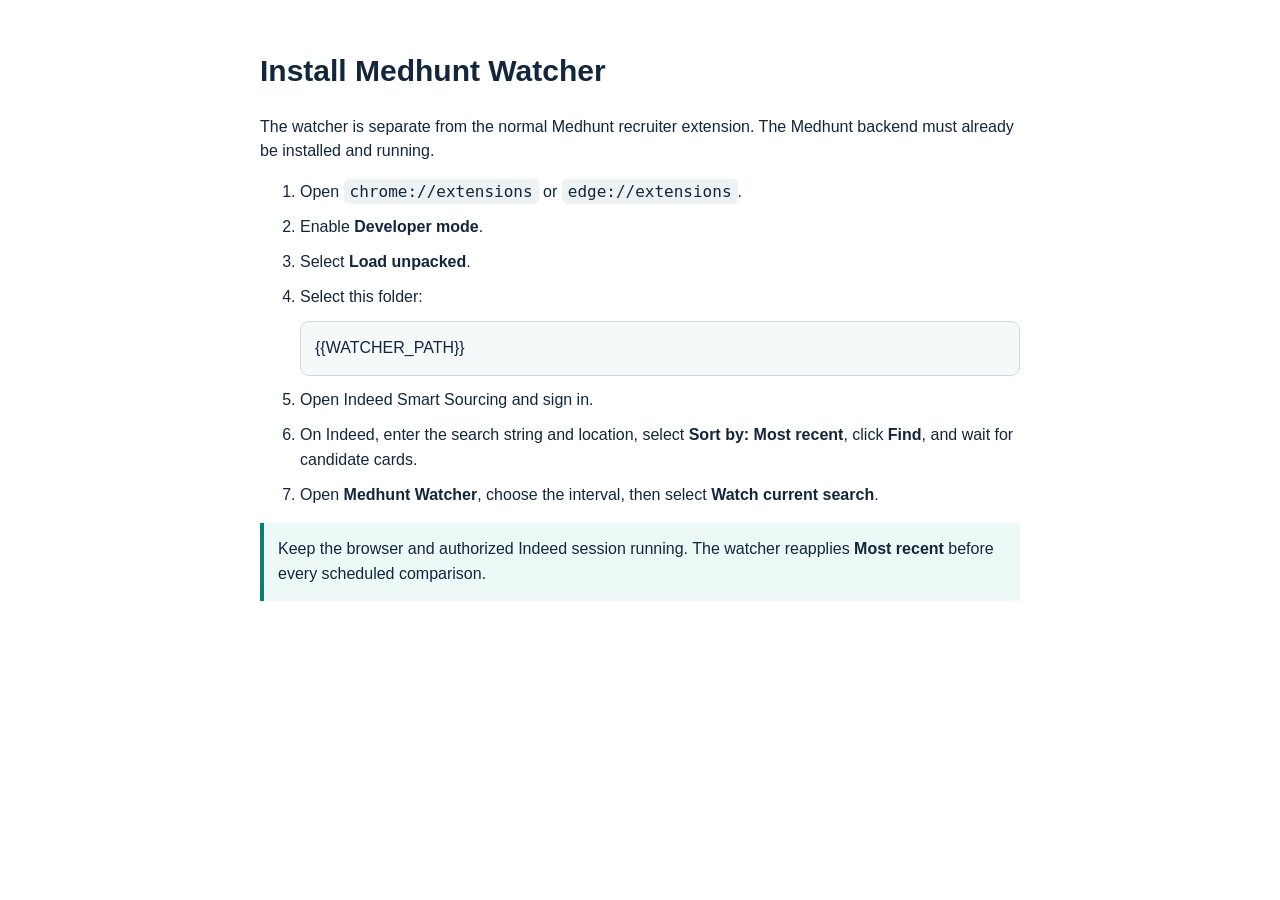
<file: packaging/Install Watcher.html>
<!doctype html>
<html lang="en">
<head>
  <meta charset="utf-8">
  <meta name="viewport" content="width=device-width, initial-scale=1">
  <title>Install Medhunt Watcher</title>
  <style>
    body{max-width:760px;margin:48px auto;padding:0 24px;font:16px/1.55 "Segoe UI",sans-serif;color:#13263b}
    h1{font-size:30px}li{margin:10px 0}code{padding:3px 6px;border-radius:5px;background:#edf3f5}
    .path{display:block;margin:12px 0;padding:14px;border:1px solid #cbdadd;border-radius:9px;background:#f5f9fa;word-break:break-all}
    .note{padding:14px;border-left:4px solid #087f77;background:#edf9f7}
  </style>
</head>
<body>
  <h1>Install Medhunt Watcher</h1>
  <p>The watcher is separate from the normal Medhunt recruiter extension. The Medhunt backend must already be installed and running.</p>
  <ol>
    <li>Open <code>chrome://extensions</code> or <code>edge://extensions</code>.</li>
    <li>Enable <strong>Developer mode</strong>.</li>
    <li>Select <strong>Load unpacked</strong>.</li>
    <li>Select this folder:<span class="path">{{WATCHER_PATH}}</span></li>
    <li>Open Indeed Smart Sourcing and sign in.</li>
    <li>On Indeed, enter the search string and location, select <strong>Sort by: Most recent</strong>, click <strong>Find</strong>, and wait for candidate cards.</li>
    <li>Open <strong>Medhunt Watcher</strong>, choose the interval, then select <strong>Watch current search</strong>.</li>
  </ol>
  <p class="note">Keep the browser and authorized Indeed session running. The watcher reapplies <strong>Most recent</strong> before every scheduled comparison.</p>
</body>
</html>
</file>
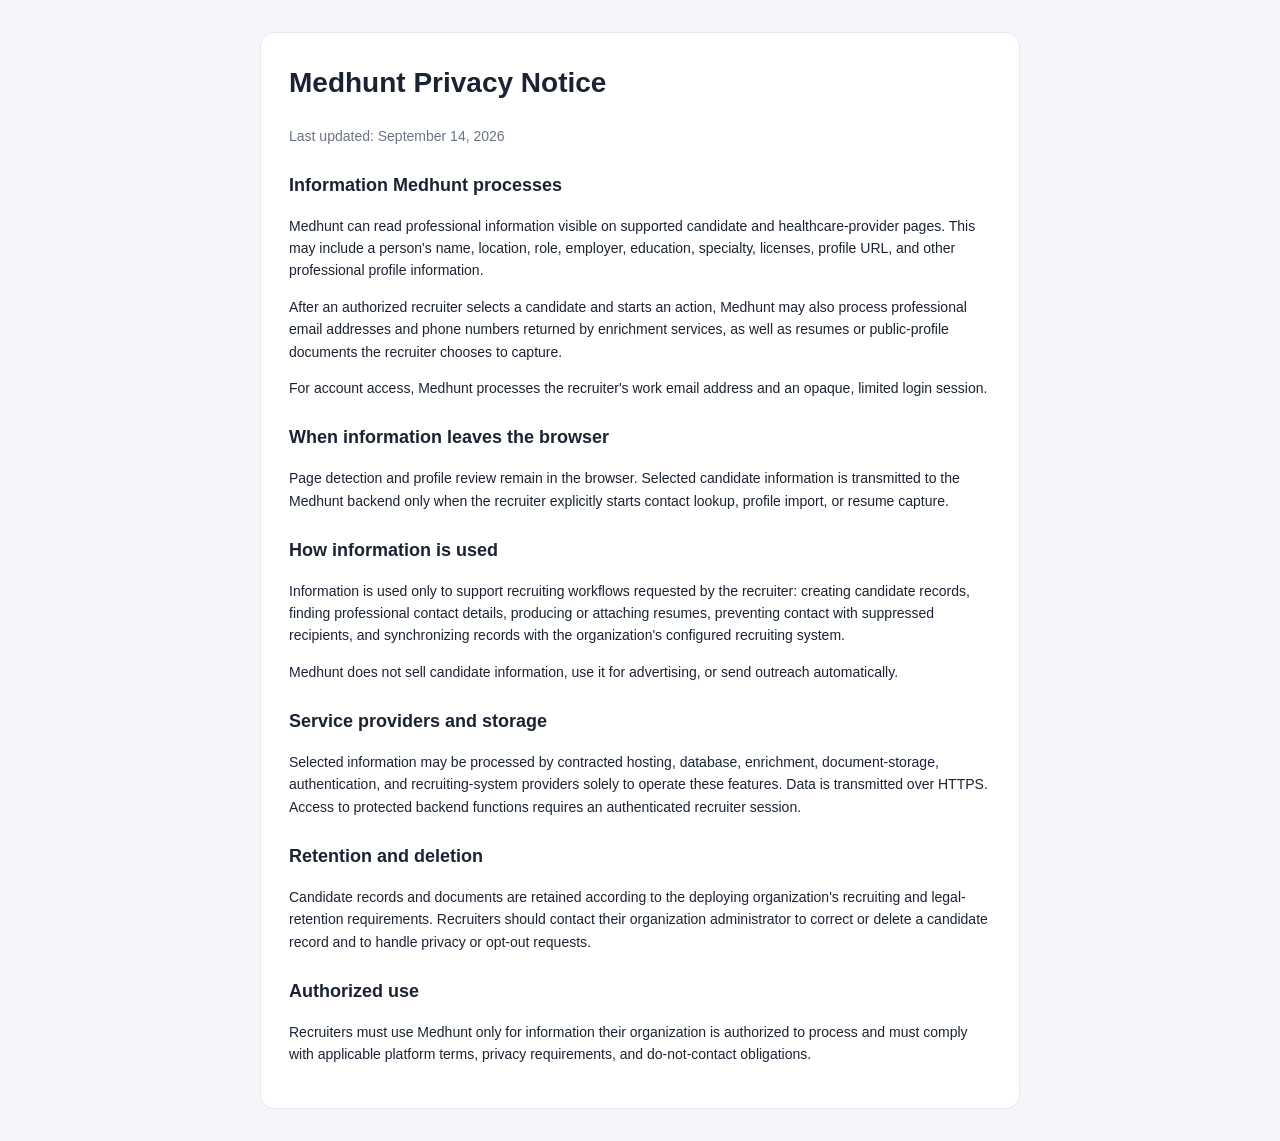
<file: release/frontend/privacy.html>
<!doctype html>
<html lang="en">
<head>
  <meta charset="utf-8">
  <meta name="viewport" content="width=device-width, initial-scale=1">
  <title>Medhunt Privacy Notice</title>
  <link rel="stylesheet" href="styles.css">
</head>
<body>
  <main class="privacy-page">
    <h1>Medhunt Privacy Notice</h1>
    <p class="muted">Last updated: September 14, 2026</p>

    <h2>Information Medhunt processes</h2>
    <p>Medhunt can read professional information visible on supported candidate and healthcare-provider pages. This may include a person's name, location, role, employer, education, specialty, licenses, profile URL, and other professional profile information.</p>
    <p>After an authorized recruiter selects a candidate and starts an action, Medhunt may also process professional email addresses and phone numbers returned by enrichment services, as well as resumes or public-profile documents the recruiter chooses to capture.</p>
    <p>For account access, Medhunt processes the recruiter's work email address and an opaque, limited login session.</p>

    <h2>When information leaves the browser</h2>
    <p>Page detection and profile review remain in the browser. Selected candidate information is transmitted to the Medhunt backend only when the recruiter explicitly starts contact lookup, profile import, or resume capture.</p>

    <h2>How information is used</h2>
    <p>Information is used only to support recruiting workflows requested by the recruiter: creating candidate records, finding professional contact details, producing or attaching resumes, preventing contact with suppressed recipients, and synchronizing records with the organization's configured recruiting system.</p>
    <p>Medhunt does not sell candidate information, use it for advertising, or send outreach automatically.</p>

    <h2>Service providers and storage</h2>
    <p>Selected information may be processed by contracted hosting, database, enrichment, document-storage, authentication, and recruiting-system providers solely to operate these features. Data is transmitted over HTTPS. Access to protected backend functions requires an authenticated recruiter session.</p>

    <h2>Retention and deletion</h2>
    <p>Candidate records and documents are retained according to the deploying organization's recruiting and legal-retention requirements. Recruiters should contact their organization administrator to correct or delete a candidate record and to handle privacy or opt-out requests.</p>

    <h2>Authorized use</h2>
    <p>Recruiters must use Medhunt only for information their organization is authorized to process and must comply with applicable platform terms, privacy requirements, and do-not-contact obligations.</p>
  </main>
</body>
</html>
</file>
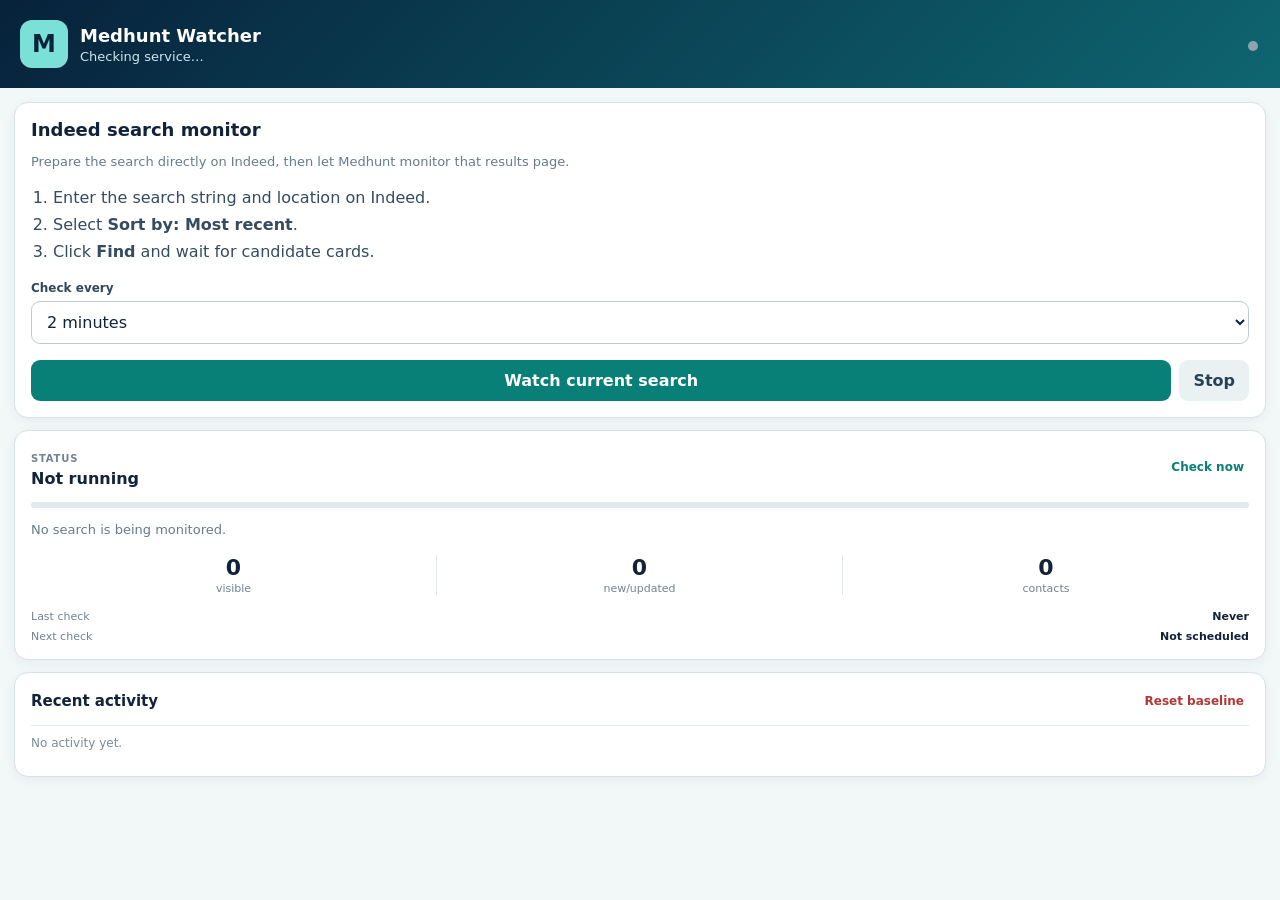
<file: release/Medhunt-Watcher/watcher.html>
<!doctype html>
<html lang="en">
<head>
  <meta charset="utf-8">
  <meta name="viewport" content="width=device-width, initial-scale=1">
  <title>Medhunt Watcher</title>
  <link rel="stylesheet" href="watcher.css">
</head>
<body>
  <header class="hero">
    <div class="mark" aria-hidden="true">M</div>
    <div>
      <strong>Medhunt Watcher</strong>
      <span id="serviceStatus">Checking service…</span>
    </div>
    <span class="indicator" id="indicator" aria-hidden="true"></span>
  </header>

  <main>
    <section class="card" id="configuration">
      <h1>Indeed search monitor</h1>
      <p class="muted">Prepare the search directly on Indeed, then let Medhunt monitor that results page.</p>

      <ol class="setup-steps">
        <li>Enter the search string and location on Indeed.</li>
        <li>Select <strong>Sort by: Most recent</strong>.</li>
        <li>Click <strong>Find</strong> and wait for candidate cards.</li>
      </ol>

      <label for="interval">Check every</label>
      <select id="interval">
        <option value="1">1 minute</option>
        <option value="2" selected>2 minutes</option>
        <option value="5">5 minutes</option>
        <option value="10">10 minutes</option>
        <option value="15">15 minutes</option>
        <option value="30">30 minutes</option>
      </select>

      <div class="actions">
        <button type="button" class="primary" id="start">Watch current search</button>
        <button type="button" class="secondary" id="stop">Stop</button>
      </div>
    </section>

    <section class="card status-card">
      <div class="status-line">
        <div>
          <span class="eyebrow">STATUS</span>
          <strong id="watchStatus">Not running</strong>
        </div>
        <button type="button" class="link-button" id="checkNow">Check now</button>
      </div>
      <div class="progress"><span id="progress"></span></div>
      <p class="muted" id="detail">No search is being monitored.</p>
      <dl class="metrics">
        <div><dt id="visibleCount">0</dt><dd>visible</dd></div>
        <div><dt id="changedCount">0</dt><dd>new/updated</dd></div>
        <div><dt id="foundCount">0</dt><dd>contacts</dd></div>
      </dl>
      <div class="timestamps">
        <span>Last check</span><strong id="lastRun">Never</strong>
        <span>Next check</span><strong id="nextRun">Not scheduled</strong>
      </div>
    </section>

    <section class="card activity-card">
      <div class="status-line">
        <h2>Recent activity</h2>
        <button type="button" class="link-button danger" id="reset">Reset baseline</button>
      </div>
      <ol id="activity"><li class="empty">No activity yet.</li></ol>
    </section>
  </main>

  <div class="toast" id="toast" role="status" aria-live="polite"></div>
  <script src="watcher.js"></script>
</body>
</html>
</file>
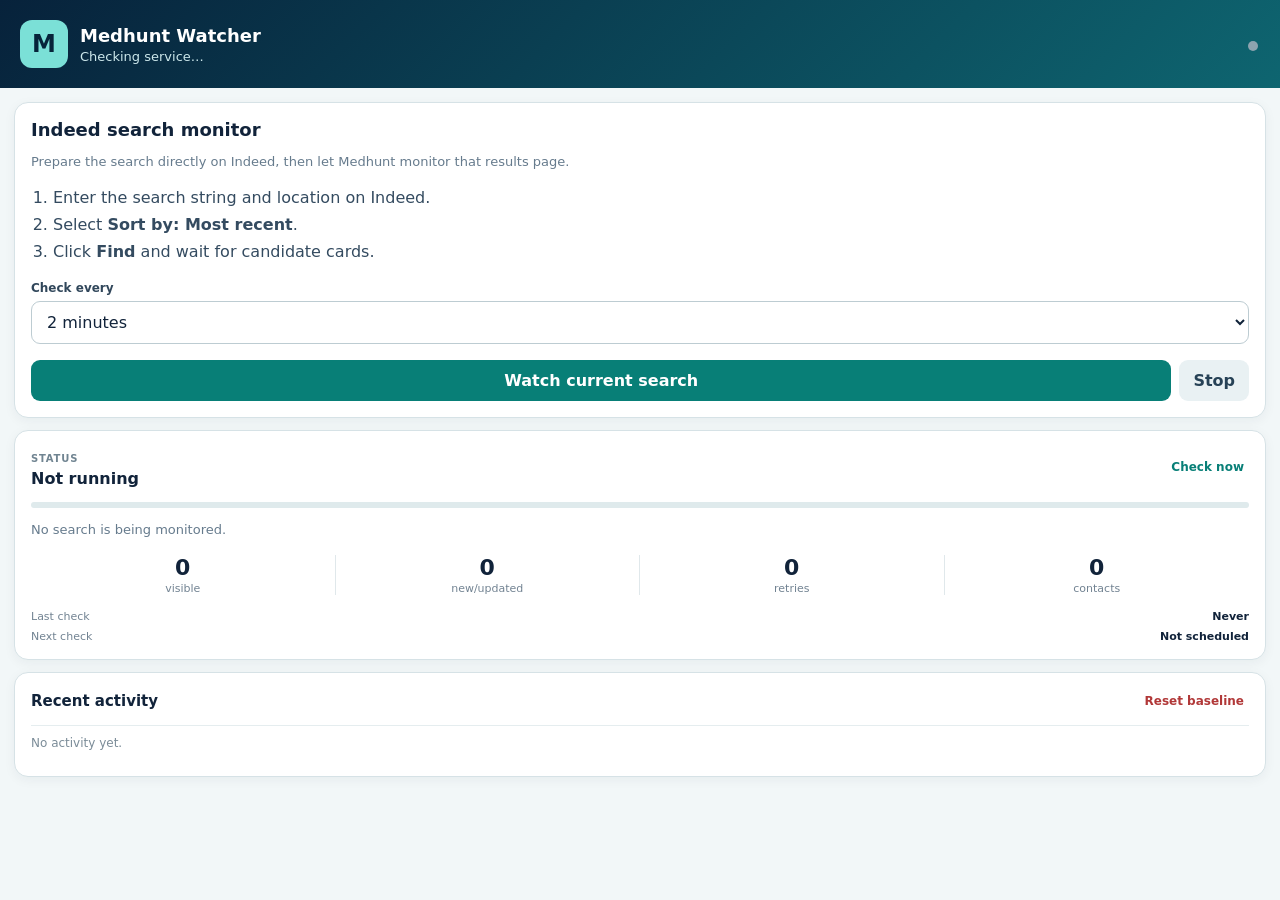
<file: src_pkg/watcher_frontend/watcher.html>
<!doctype html>
<html lang="en">
<head>
  <meta charset="utf-8">
  <meta name="viewport" content="width=device-width, initial-scale=1">
  <title>Medhunt Watcher</title>
  <link rel="stylesheet" href="watcher.css">
</head>
<body>
  <header class="hero">
    <div class="mark" aria-hidden="true">M</div>
    <div>
      <strong>Medhunt Watcher</strong>
      <span id="serviceStatus">Checking service…</span>
    </div>
    <span class="indicator" id="indicator" aria-hidden="true"></span>
  </header>

  <main>
    <section class="card" id="configuration">
      <h1>Indeed search monitor</h1>
      <p class="muted">Prepare the search directly on Indeed, then let Medhunt monitor that results page.</p>

      <ol class="setup-steps">
        <li>Enter the search string and location on Indeed.</li>
        <li>Select <strong>Sort by: Most recent</strong>.</li>
        <li>Click <strong>Find</strong> and wait for candidate cards.</li>
      </ol>

      <label for="interval">Check every</label>
      <select id="interval">
        <option value="1">1 minute</option>
        <option value="2" selected>2 minutes</option>
        <option value="5">5 minutes</option>
        <option value="10">10 minutes</option>
        <option value="15">15 minutes</option>
        <option value="30">30 minutes</option>
      </select>

      <div class="actions">
        <button type="button" class="primary" id="start">Watch current search</button>
        <button type="button" class="secondary" id="stop">Stop</button>
      </div>
    </section>

    <section class="card status-card">
      <div class="status-line">
        <div>
          <span class="eyebrow">STATUS</span>
          <strong id="watchStatus">Not running</strong>
        </div>
        <button type="button" class="link-button" id="checkNow">Check now</button>
      </div>
      <div class="progress"><span id="progress"></span></div>
      <p class="muted" id="detail">No search is being monitored.</p>
      <dl class="metrics">
        <div><dt id="visibleCount">0</dt><dd>visible</dd></div>
        <div><dt id="changedCount">0</dt><dd>new/updated</dd></div>
        <div><dt id="retryCount">0</dt><dd>retries</dd></div>
        <div><dt id="foundCount">0</dt><dd>contacts</dd></div>
      </dl>
      <div class="timestamps">
        <span>Last check</span><strong id="lastRun">Never</strong>
        <span>Next check</span><strong id="nextRun">Not scheduled</strong>
      </div>
    </section>

    <section class="card activity-card">
      <div class="status-line">
        <h2>Recent activity</h2>
        <button type="button" class="link-button danger" id="reset">Reset baseline</button>
      </div>
      <ol id="activity"><li class="empty">No activity yet.</li></ol>
    </section>
  </main>

  <div class="toast" id="toast" role="status" aria-live="polite"></div>
  <script src="watcher.js"></script>
</body>
</html>
</file>
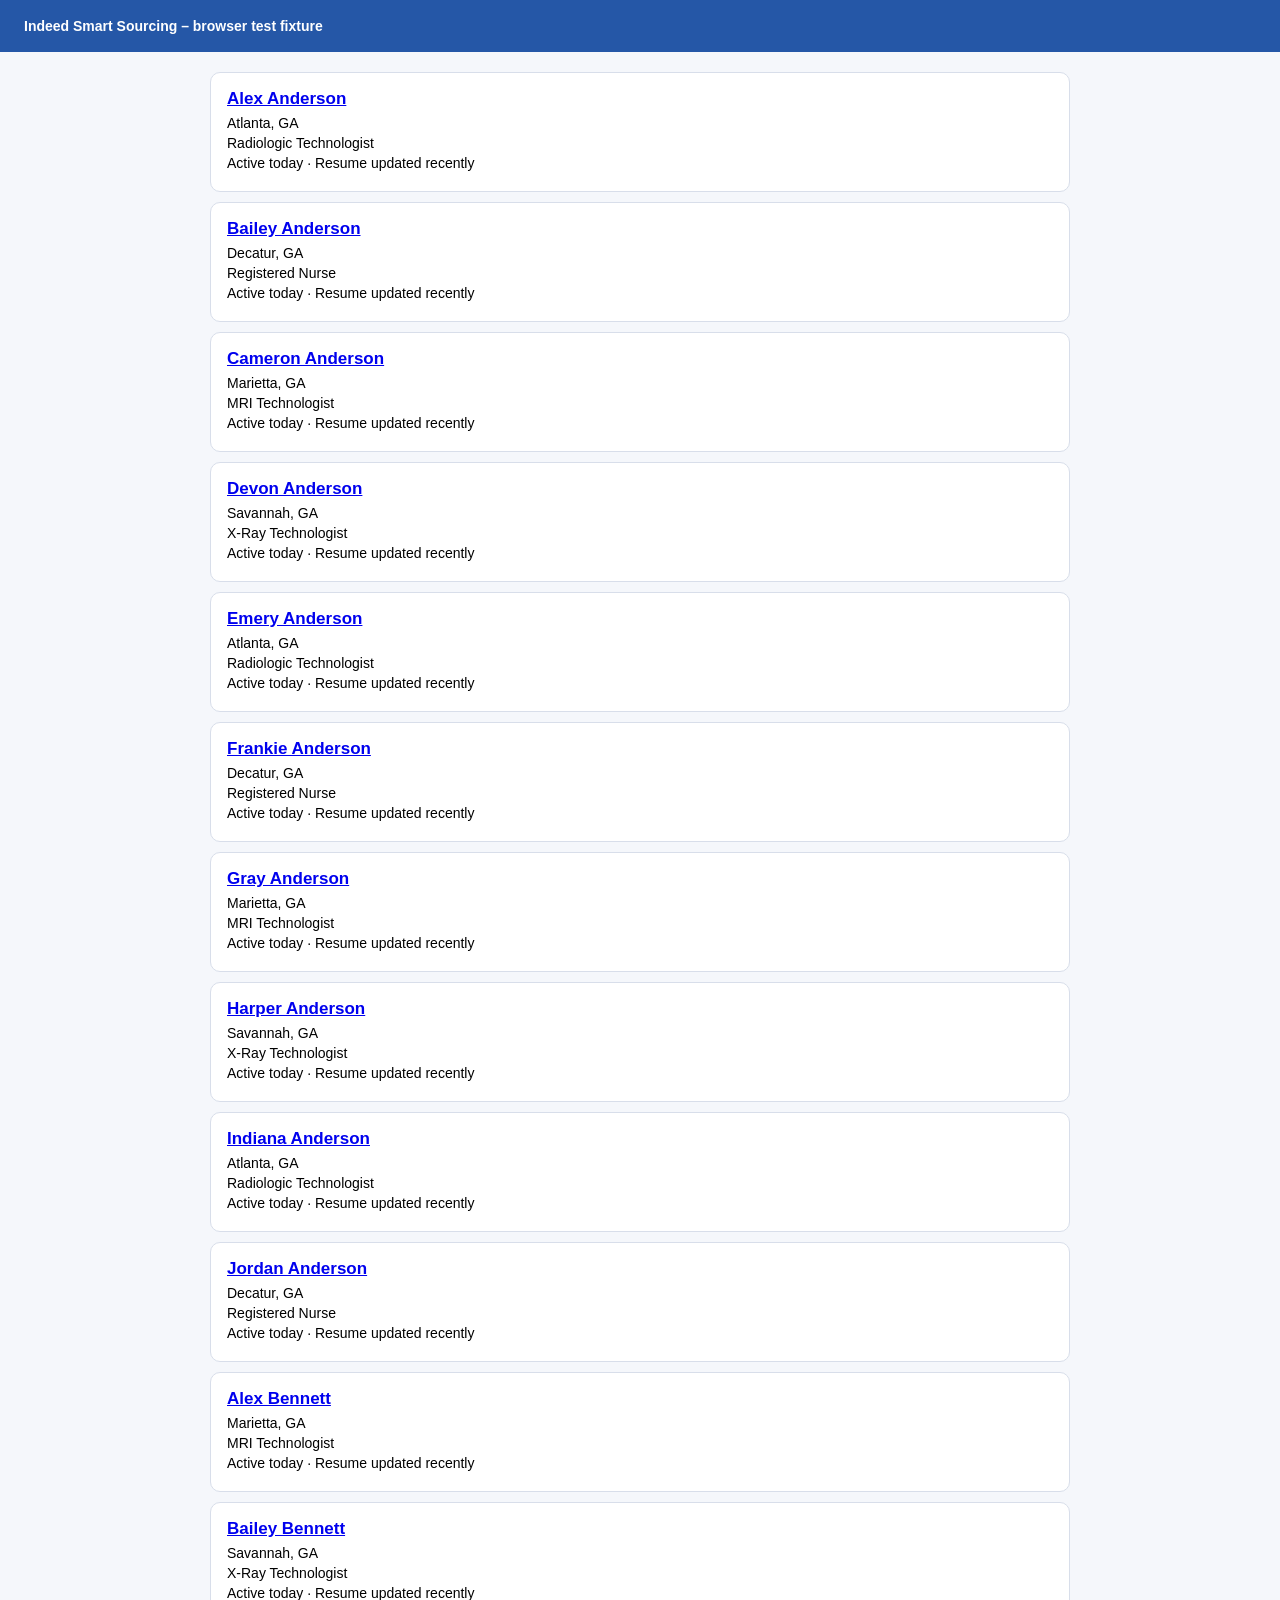
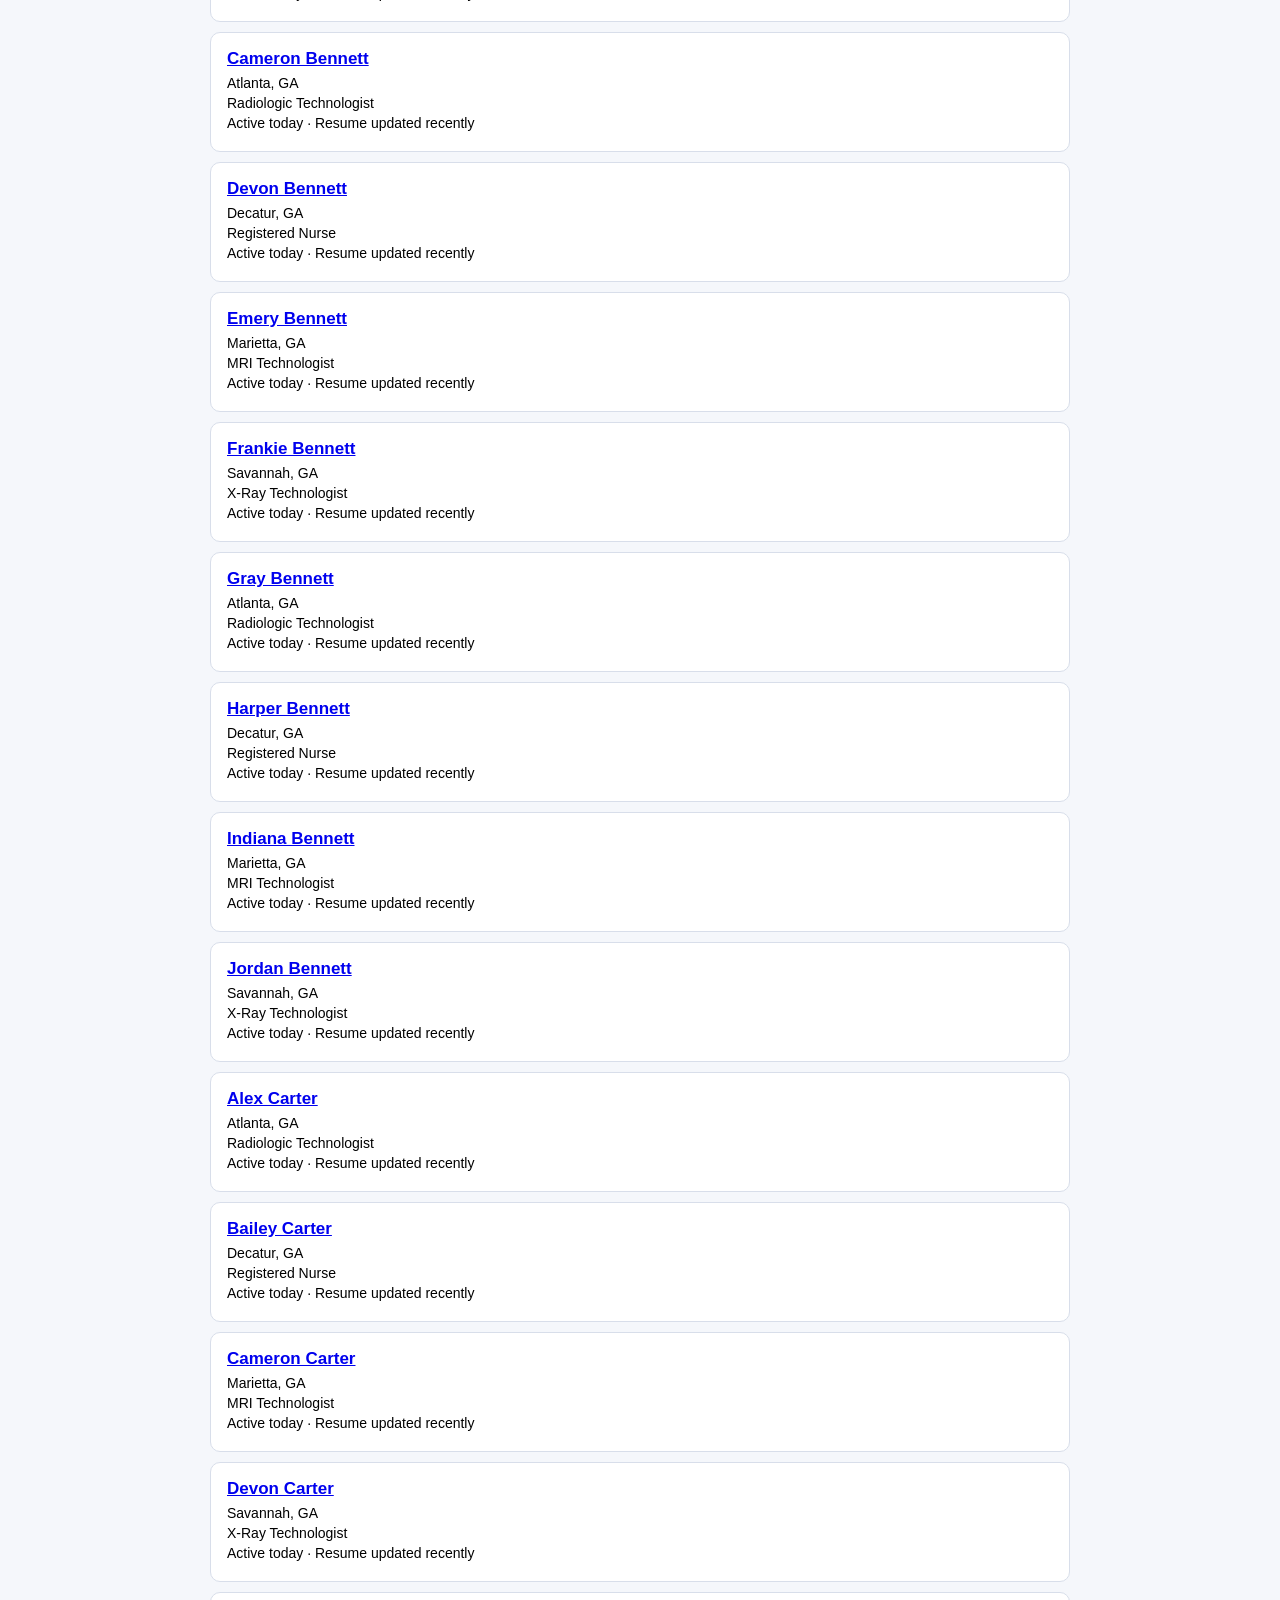
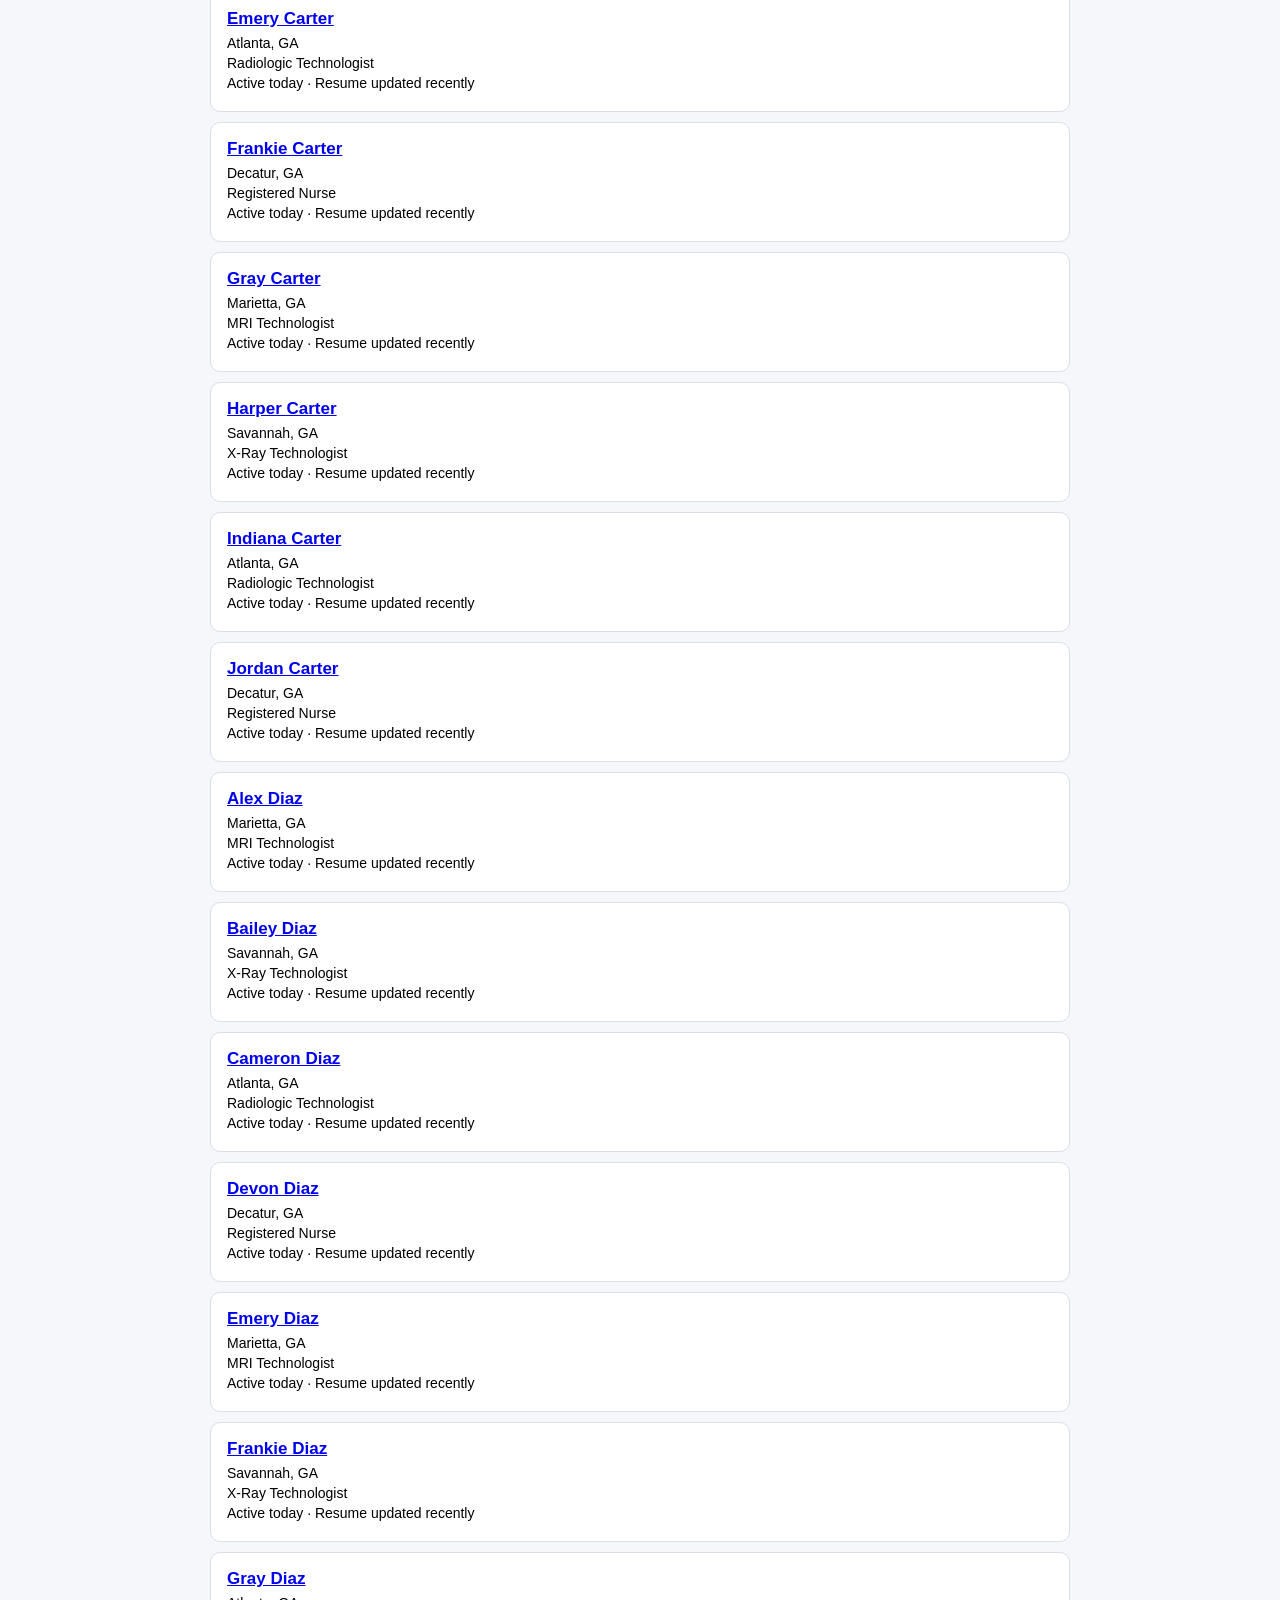
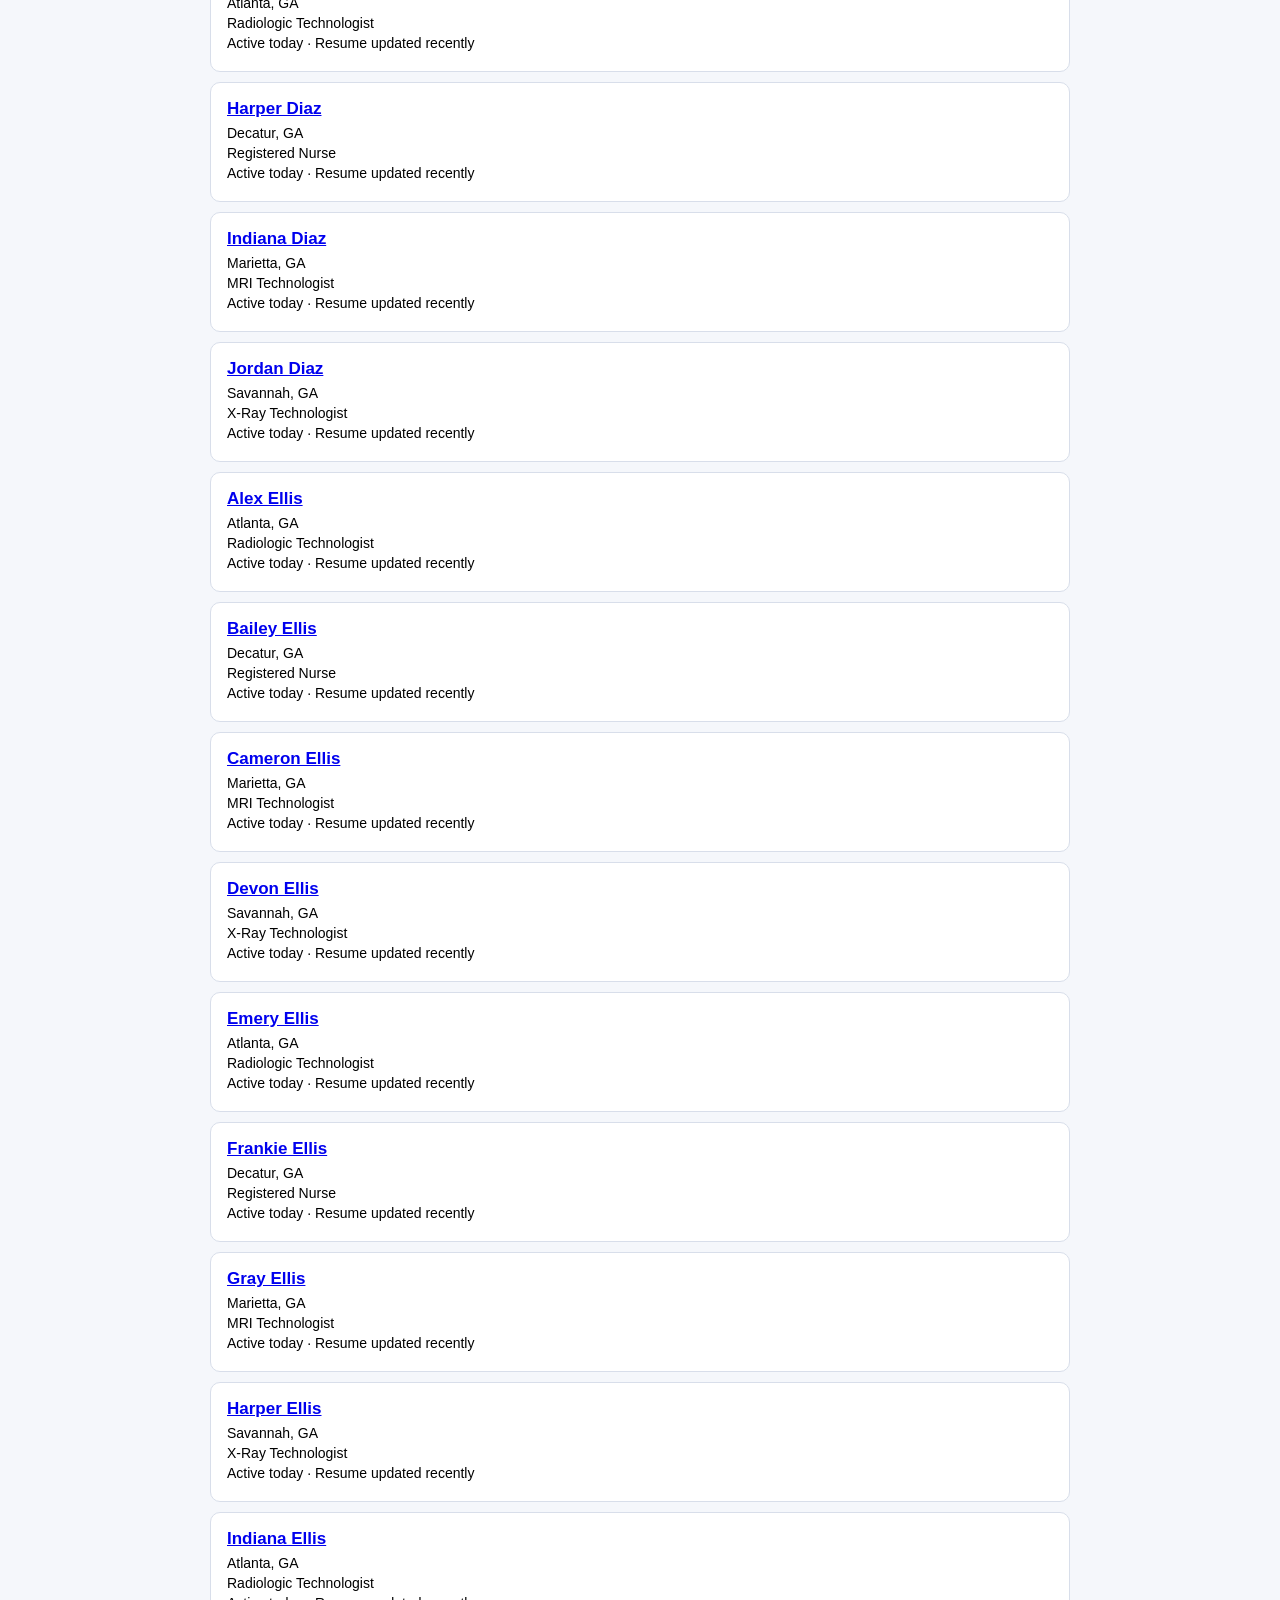
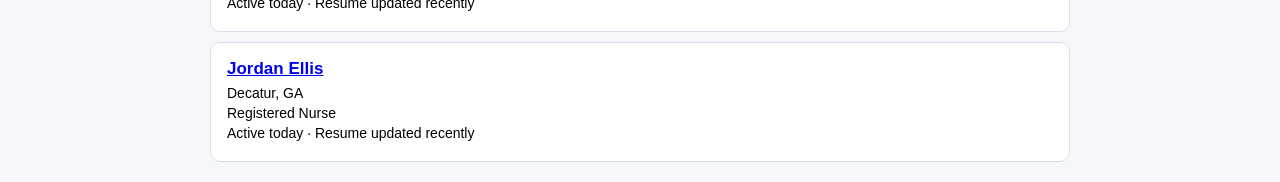
<file: src_pkg/tests/fixtures/indeed_results.html>
<!doctype html>
<html lang="en">
<head>
  <meta charset="utf-8">
  <title>Indeed Smart Sourcing fixture</title>
  <style>
    body { margin: 0; font: 14px Arial, sans-serif; background: #f5f7fb; }
    header { position: sticky; top: 0; padding: 18px 24px; color: #fff; background: #2557a7; z-index: 2; }
    main { max-width: 880px; margin: 20px auto; }
    article { margin: 10px; padding: 16px; border: 1px solid #d8deea; border-radius: 10px; background: #fff; }
    h2 { margin: 0 0 6px; font-size: 17px; }
    p { margin: 4px 0; }
  </style>
</head>
<body>
  <header><strong>Indeed Smart Sourcing – browser test fixture</strong></header>
  <main id="results" aria-label="Candidate results"></main>
  <script>
    const roles = ["Radiologic Technologist", "Registered Nurse", "MRI Technologist", "X-Ray Technologist"];
    const cities = ["Atlanta, GA", "Decatur, GA", "Marietta, GA", "Savannah, GA"];
    const firstNames = ["Alex", "Bailey", "Cameron", "Devon", "Emery", "Frankie", "Gray", "Harper", "Indiana", "Jordan"];
    const lastNames = ["Anderson", "Bennett", "Carter", "Diaz", "Ellis"];
    const results = document.querySelector("#results");
    for (let index = 1; index <= 50; index += 1) {
      const card = document.createElement("article");
      card.dataset.cautoId = `MATCH_CARD_BASE-fixture-${index}`;
      card.innerHTML = `
        <a href="/candidate?id=fixture-${index}" data-cauto-id="candidate-name">
          <h2>${firstNames[(index - 1) % firstNames.length]} ${lastNames[Math.floor((index - 1) / firstNames.length)]}</h2>
        </a>
        <p data-cauto-id="candidate-location">${cities[(index - 1) % cities.length]}</p>
        <p data-cauto-id="candidate-job-title">${roles[(index - 1) % roles.length]}</p>
        <p>Active today · Resume updated recently</p>`;
      results.append(card);
    }
  </script>
</body>
</html>
</file>
<file: release/frontend/styles.css>
:root {
  --navy: #16295c;
  --teal: #0f8f8a;
  --teal-bright: #0fa6a0;
  --bg: #f4f6fa;
  --card: #fff;
  --line: #e4e8ef;
  --ink: #1b2333;
  --muted: #6b7484;
  --go: #137333;
  --gobg: #e6f4ea;
  --amber: #a85b00;
  --amberbg: #fbf0de;
  --red: #b3261e;
  --redbg: #fbe9e7;
  --purple: #5b3ac9;
  color-scheme: light;
}

* { box-sizing: border-box; }

html, body { min-height: 100%; }

body {
  margin: 0;
  font-family: Inter, -apple-system, BlinkMacSystemFont, "Segoe UI", Roboto, sans-serif;
  background: var(--bg);
  color: var(--ink);
  font-size: 14px;
}

button, input, select, textarea { font: inherit; }
button:focus-visible, input:focus-visible, select:focus-visible, textarea:focus-visible {
  outline: 3px solid rgba(15, 166, 160, .25);
  outline-offset: 1px;
}

.app {
  display: grid;
  grid-template-columns: 230px minmax(0, 1fr);
  min-height: 100vh;
}

.side {
  position: sticky;
  top: 0;
  height: 100vh;
  background: var(--navy);
  color: #c9d3e8;
  display: flex;
  flex-direction: column;
  z-index: 2;
}

.brand {
  display: flex;
  align-items: center;
  justify-content: center;
  padding: 14px 18px;
  border-bottom: 1px solid rgba(255, 255, 255, .08);
}

.brand-logo-full {
  display: block;
  width: min(100%, 178px);
  height: auto;
  padding: 5px 7px;
  border-radius: 10px;
  background: #fff;
  box-shadow: 0 5px 16px rgba(3, 17, 49, .24);
}

.nav { padding: 12px 10px; flex: 1; }

.nav-link {
  width: 100%;
  display: flex;
  gap: 11px;
  align-items: center;
  padding: 10px 12px;
  border: 0;
  border-radius: 8px;
  color: #b7c2da;
  background: transparent;
  font-weight: 550;
  margin-bottom: 2px;
  text-align: left;
  cursor: pointer;
}

.nav-link:hover { background: rgba(255, 255, 255, .06); color: #fff; }
.nav-link.active { background: var(--teal); color: #fff; }
.side-foot {
  padding: 12px 16px;
  font-size: 11px;
  color: #7e90b6;
  border-top: 1px solid rgba(255, 255, 255, .08);
}

.main { display: flex; flex-direction: column; min-width: 0; }
.top {
  min-height: 64px;
  background: var(--card);
  border-bottom: 1px solid var(--line);
  display: flex;
  align-items: center;
  justify-content: space-between;
  padding: 8px 24px;
  position: sticky;
  top: 0;
  z-index: 1;
}

.top h1 { font-size: 17px; line-height: 1.2; margin: 0; font-weight: 650; }
.connection { display: block; margin-top: 3px; font-size: 10px; color: var(--muted); }
.connection.online { color: var(--go); }
.connection.offline { color: var(--red); }
.top-right { display: flex; gap: 10px; align-items: center; }
.pill {
  font-size: 11px;
  font-weight: 700;
  padding: 5px 10px;
  border-radius: 20px;
  background: var(--redbg);
  color: var(--red);
  text-transform: capitalize;
}
.pill.demo { background: var(--amberbg); color: var(--amber); }
.pill.live { background: #eaf6f5; color: var(--teal); }
.user-avatar {
  width: 32px;
  height: 32px;
  border-radius: 50%;
  background: var(--navy);
  color: #fff;
  display: grid;
  place-items: center;
  font-weight: 650;
  font-size: 11px;
}
.auth-button { margin-left: 6px; min-width: 52px; }

.wrap { width: 100%; max-width: 1180px; padding: 22px 24px; }
.card {
  background: var(--card);
  border: 1px solid var(--line);
  border-radius: 14px;
  padding: 18px 20px;
  margin-bottom: 16px;
}
.card h3 { margin: 0 0 12px; font-size: 14px; font-weight: 650; color: var(--navy); }
.card p:last-child { margin-bottom: 0; }

.btn {
  background: var(--navy);
  color: #fff;
  border: 1px solid var(--navy);
  border-radius: 9px;
  padding: 9px 16px;
  font-weight: 650;
  font-size: 13px;
  cursor: pointer;
}
.btn:hover { filter: brightness(.96); }
.btn:disabled { opacity: .55; cursor: wait; }
.btn.ghost { background: #fff; color: var(--navy); border-color: var(--line); }
.btn.teal { background: var(--teal); border-color: var(--teal); }
.btn.capture-btn { background: var(--purple); border-color: var(--purple); }
.btn.danger { background: var(--red); border-color: var(--red); }
.btn.sm { padding: 6px 10px; font-size: 12px; }

textarea, input, select {
  font-size: 13px;
  color: var(--ink);
  background: #fff;
  border: 1px solid #d9dee8;
  border-radius: 9px;
  padding: 10px 12px;
  width: 100%;
}
textarea { resize: vertical; }
input[readonly], textarea[readonly] { background: #f8f9fb; }
.row { display: flex; gap: 10px; align-items: center; flex-wrap: wrap; }
.row.spread { justify-content: space-between; }
.grow { flex: 1 1 220px; }
.grow-2 { flex: 2 1 300px; }
.field-auto { width: auto; max-width: 320px; }
.mt { margin-top: 14px; }
.muted { color: var(--muted); }
.small { font-size: 12px; }
.field-label { display: block; margin: 12px 0 5px; color: var(--muted); font-size: 12px; font-weight: 650; }
.error-text { color: var(--red); }
.success-text { color: var(--go); }
code { font-size: .92em; background: #f0f2f6; border-radius: 4px; padding: 1px 4px; }

.privacy-page {
  width: min(760px, calc(100% - 32px));
  margin: 32px auto;
  padding: 28px;
  background: var(--card);
  border: 1px solid var(--line);
  border-radius: 14px;
  line-height: 1.6;
}
.privacy-page h1 { margin-top: 0; }
.privacy-page h2 { margin-top: 24px; font-size: 18px; }
.privacy-dialog { max-width: 620px; }
.privacy-dialog p { line-height: 1.5; }
.consent-check {
  display: flex;
  align-items: flex-start;
  gap: 9px;
  margin: 0 0 20px;
  padding: 13px 14px;
  border: 1px solid #dce6ee;
  border-radius: 12px;
  background: #fbfcfe;
  line-height: 1.35;
  font-weight: 650;
}
.consent-check input { width: auto; margin-top: 3px; accent-color: var(--teal); }

.notice {
  background: #fff9ec;
  border: 1px solid #f3e2b8;
  color: #70520d;
  border-radius: 10px;
  padding: 10px 14px;
  font-size: 12px;
  margin-bottom: 16px;
}
.notice.error { background: var(--redbg); border-color: #f2c5c1; color: var(--red); }
.notice.success { background: var(--gobg); border-color: #bfe1c8; color: var(--go); }

.kpis {
  display: grid;
  grid-template-columns: repeat(5, minmax(0, 1fr));
  gap: 12px;
  margin-bottom: 16px;
}
.kpi { background: var(--card); border: 1px solid var(--line); border-radius: 14px; padding: 14px 16px; }
.kpi .label { font-size: 11px; color: var(--muted); font-weight: 650; }
.kpi .value { font-size: 26px; font-weight: 750; color: var(--navy); margin-top: 3px; }

.cards { display: grid; grid-template-columns: repeat(auto-fill, minmax(300px, 1fr)); gap: 14px; }
.candidate-card {
  background: var(--card);
  border: 1px solid var(--line);
  border-radius: 14px;
  padding: 16px;
  display: flex;
  flex-direction: column;
  gap: 10px;
  min-width: 0;
}
.candidate-head { display: flex; gap: 12px; align-items: center; }
.candidate-avatar {
  width: 44px;
  height: 44px;
  border-radius: 50%;
  background: #eee9fb;
  color: var(--purple);
  display: grid;
  place-items: center;
  font-weight: 700;
  font-size: 15px;
  flex: 0 0 auto;
}
.candidate-name { font-weight: 650; font-size: 15px; overflow-wrap: anywhere; }
.candidate-location { font-size: 12px; color: var(--muted); }
.source-badge {
  display: inline-block;
  margin-left: 4px;
  padding: 1px 6px;
  border-radius: 10px;
  color: #fff;
  background: #2557a7;
  font-size: 9px;
  font-weight: 700;
  text-transform: capitalize;
  vertical-align: 1px;
}
.fit { margin-left: auto; text-align: center; }
.fit .number { font-size: 20px; font-weight: 800; color: var(--teal); }
.fit .label { font-size: 10px; color: var(--muted); }
.contact {
  font-size: 13px;
  display: flex;
  min-height: 58px;
  flex-direction: column;
  gap: 4px;
  border-top: 1px solid #eef1f6;
  padding-top: 10px;
  overflow-wrap: anywhere;
}
.contact-line { display: flex; gap: 8px; align-items: flex-start; }
.contact-key { color: var(--muted); width: 16px; flex: 0 0 auto; }
.stage {
  display: inline-block;
  font-size: 11px;
  font-weight: 700;
  padding: 3px 10px;
  border-radius: 14px;
  text-transform: capitalize;
}
.stage-new { background: #eef1f6; color: #5b6472; }
.stage-enriched { background: #e7f0fb; color: #185fa5; }
.stage-contacted { background: var(--amberbg); color: var(--amber); }
.stage-replied { background: var(--gobg); color: var(--go); }
.stage-submitted { background: #eee9fb; color: var(--purple); }
.stage-rejected { background: var(--redbg); color: var(--red); }
.candidate-actions {
  display: flex;
  gap: 6px;
  flex-wrap: wrap;
  border-top: 1px solid #eef1f6;
  padding-top: 10px;
}

.board-wrap { overflow-x: auto; padding-bottom: 4px; }
.board { display: grid; grid-template-columns: repeat(6, minmax(150px, 1fr)); gap: 10px; min-width: 920px; }
.column { background: #eef1f6; border-radius: 12px; padding: 10px; min-height: 120px; }
.column h4 { margin: 0 0 8px; font-size: 12px; text-transform: capitalize; color: #5b6472; }
.mini { background: #fff; border: 1px solid var(--line); border-radius: 9px; padding: 8px 10px; margin-bottom: 7px; font-size: 12px; overflow-wrap: anywhere; }

.settings-table { width: 100%; font-size: 13px; border-collapse: collapse; }
.capture-card { border-color: #d9d1f5; background: linear-gradient(135deg, #fff 70%, #f3efff); }
.source-url { overflow-wrap: anywhere; }
details summary { cursor: pointer; color: var(--navy); font-weight: 650; font-size: 12px; }
.count-badge {
  display: inline-grid;
  min-width: 25px;
  height: 25px;
  margin-left: 5px;
  padding: 0 7px;
  place-items: center;
  border-radius: 13px;
  background: var(--purple);
  color: #fff;
  font-size: 12px;
}
.bulk-bar { padding-top: 12px; border-top: 1px solid #eef1f6; }
.check-label { display: flex; align-items: center; gap: 7px; font-size: 12px; font-weight: 650; }
.check-label input, .indeed-select { width: 16px; height: 16px; accent-color: var(--purple); }
.indeed-results { display: flex; flex-direction: column; gap: 8px; }
.indeed-result {
  display: grid;
  grid-template-columns: 20px 28px minmax(0, 1fr) auto;
  gap: 10px;
  align-items: center;
  padding: 12px 14px;
  border: 1px solid var(--line);
  border-radius: 11px;
  background: #fff;
}
.indeed-result:hover { border-color: #cfc5f1; box-shadow: 0 3px 10px rgba(22, 41, 92, .05); }
.indeed-result-number { color: var(--muted); font-size: 11px; text-align: right; }
.indeed-result-main { min-width: 0; }
.indeed-result-actions { display: flex; gap: 6px; }
.sync-status { min-height: 15px; margin: 3px 0 0; }
.sync-status.saving { color: var(--amber); }
.sync-status.saved { color: var(--go); }
.sync-status.failed { color: var(--red); }
.settings-table td { padding: 8px 0; border-bottom: 1px solid #eef1f6; vertical-align: top; }
.settings-table td:first-child { width: 38%; color: var(--muted); padding-right: 14px; }

.modal {
  background: rgba(15, 20, 35, .64);
  -webkit-backdrop-filter: blur(4px);
  backdrop-filter: blur(4px);
  position: fixed;
  inset: 0;
  z-index: 20;
  display: flex;
  align-items: center;
  justify-content: center;
  padding: 20px;
}
.dialog {
  width: min(100%, 620px);
  max-height: calc(100vh - 32px);
  overflow: auto;
  padding: 26px 26px 22px;
  color: var(--ink);
  background: #fff;
  border: 1px solid #dce4ee;
  border-radius: 18px;
  box-shadow: 0 24px 64px rgba(14, 25, 55, .24);
}
.dialog h2 {
  margin: 0;
  color: var(--navy);
  font-size: 20px;
  line-height: 1.2;
  letter-spacing: -.01em;
}
.dialog p { margin: 0 0 12px; }
.dialog > label:not(.consent-check) {
  display: block;
  margin: 16px 0 18px;
  color: var(--muted);
  font-size: 12px;
  font-weight: 650;
}
.dialog > label:not(.consent-check) input {
  display: block;
  margin-top: 6px;
}
.inline-link {
  display: inline;
  margin: 0;
  padding: 0;
  border: 0;
  color: var(--teal);
  background: transparent;
  font-size: inherit;
  font-weight: 750;
  text-decoration: underline;
  cursor: pointer;
}
.login-consent-note {
  margin: -4px 0 18px !important;
  color: var(--teal);
  font-size: 12px;
  font-weight: 650;
}
.privacy-dialog-header {
  display: flex;
  align-items: flex-start;
  gap: 12px;
  margin-bottom: 16px;
}
.privacy-dialog-logo {
  flex: 0 0 92px;
  width: 92px;
  height: 48px;
  object-fit: contain;
  border-radius: 9px;
  background: #fff;
}
.privacy-eyebrow {
  display: block;
  margin-bottom: 4px;
  color: var(--teal);
  font-size: 10px;
  font-weight: 800;
  letter-spacing: .1em;
  text-transform: uppercase;
}
.privacy-dialog-lede {
  margin: 0 0 16px !important;
  color: var(--navy);
  font-weight: 650;
  line-height: 1.45 !important;
}
.privacy-dialog-copy {
  margin: 0 0 18px;
  padding: 14px 16px;
  color: #4e5b70;
  background: #f5f8fb;
  border: 1px solid #e1e8f0;
  border-radius: 12px;
  font-size: 12px;
  line-height: 1.55;
}
.privacy-dialog-copy p { margin: 0 0 12px; }
.privacy-dialog-copy p:last-child { margin-bottom: 0; }
.privacy-dialog-copy strong { color: var(--navy); }
.privacy-dialog .modal-actions {
  display: grid;
  grid-template-columns: 1fr 1fr;
  gap: 9px;
  align-items: stretch;
}
.privacy-dialog .modal-actions .btn { width: 100%; min-height: 40px; }
.privacy-dialog .modal-actions .btn.teal { grid-column: 1 / -1; }
.sheet { background: #fff; border-radius: 14px; max-width: 560px; width: 100%; max-height: calc(100vh - 32px); overflow: auto; padding: 20px; box-shadow: 0 18px 48px rgba(14, 25, 55, .22); }
.sheet h3 { margin-top: 0; }
.modal-actions { justify-content: flex-end; }
.batch-draft-sheet { max-width: 720px; }
.batch-draft-list { display: grid; gap: 10px; margin-top: 12px; }
.batch-draft {
  padding: 12px;
  border: 1px solid var(--line);
  border-radius: 10px;
  background: #fbfbfe;
}
.batch-draft-body {
  max-height: 120px;
  overflow: auto;
  margin: 8px 0;
  padding: 9px;
  border-radius: 7px;
  background: #fff;
  font-size: 11px;
  line-height: 1.45;
  white-space: pre-wrap;
}
.toast {
  position: fixed;
  right: 18px;
  bottom: 18px;
  z-index: 50;
  max-width: min(420px, calc(100vw - 36px));
  padding: 11px 14px;
  color: #fff;
  background: var(--navy);
  border-radius: 9px;
  box-shadow: 0 8px 25px rgba(14, 25, 55, .25);
  font-size: 12px;
}
.toast.error { background: var(--red); }
.hidden { display: none !important; }

/* Focused Chrome side-panel workflow for Indeed sourcing. */
body.extension-shell {
  height: 100vh;
  overflow: hidden;
  background: #fff;
}
body.extension-shell .app { display: block; height: 100vh; min-height: 0; }
body.extension-shell .side,
body.extension-shell .top { display: none; }
body.extension-shell .main { height: 100vh; min-height: 0; overflow: hidden; }
body.extension-shell .wrap { height: 100vh; max-width: none; overflow: hidden; padding: 0; }

.indeed-workflow {
  height: 100vh;
  min-height: 0;
  overflow: hidden;
  display: flex;
  flex-direction: column;
  background: #fff;
}
.panel-brand {
  flex: 0 0 70px;
  min-height: 70px;
  padding: 10px 18px;
  display: flex;
  align-items: center;
  gap: 14px;
  border-bottom: 1px solid #e9edf3;
  background: #fff;
}
.workflow-logo {
  width: 46px;
  height: 46px;
  border: 2px solid #bda8ff;
  border-radius: 50%;
  flex: 0 0 auto;
  display: grid;
  place-items: center;
  color: #7434eb;
  background:
    radial-gradient(circle at 30% 28%, #fff 0 3px, transparent 3.5px),
    linear-gradient(145deg, #faf7ff, #eee6ff);
  font-weight: 800;
}
.panel-brand-divider {
  align-self: stretch;
  width: 1px;
  margin: 6px 0;
  background: #e8edf4;
}
.active-page-indicator {
  min-width: 0;
  display: inline-flex;
  align-items: center;
  gap: 6px;
  overflow: hidden;
  color: #586174;
  font-size: 11px;
  font-weight: 700;
  text-overflow: ellipsis;
  white-space: nowrap;
}
.active-page-indicator i {
  width: 7px;
  height: 7px;
  flex: 0 0 auto;
  border-radius: 50%;
  background: #22b85a;
  box-shadow: 0 0 0 3px #e5f8eb;
}
.panel-rescan-button {
  margin-left: auto;
  width: 36px;
  height: 36px;
  border: 0;
  color: #52627a;
  background: transparent;
  font-size: 26px;
  line-height: 1;
  cursor: pointer;
}
.panel-rescan-button:hover { color: #7434eb; }
.beta-banner {
  flex: 0 0 42px;
  min-height: 42px;
  padding: 0 17px;
  display: flex;
  align-items: center;
  gap: 10px;
  border-bottom: 1px solid #f2ddb1;
  color: #86410d;
  background: #fff9e8;
  font-size: 11.5px;
}
.beta-banner > span { min-width: 0; margin-right: auto; white-space: nowrap; }
.beta-banner small { color: #9f7458; font-size: 9px; }
.beta-banner button {
  flex: 0 0 auto;
  padding: 0;
  border: 0;
  color: #7d3b0c;
  background: transparent;
  text-decoration: underline;
  text-underline-offset: 2px;
  cursor: pointer;
}
.beta-banner .beta-close {
  width: 22px;
  color: #df7e00;
  font-size: 20px;
  text-decoration: none;
}
.workflow-accent {
  flex: 0 0 52px;
  min-height: 52px;
  padding: 14px 18px;
  color: #fff;
  background: linear-gradient(90deg, #7132ed, #8136ef);
  font-size: 17px;
  font-weight: 750;
}
.capture-toolbar {
  flex: 0 0 52px;
  min-height: 52px;
  padding: 10px 18px;
  display: flex;
  align-items: center;
  justify-content: space-between;
  gap: 8px;
  border-bottom: 1px solid #eceef3;
}
.capture-toolbar strong { color: #171d2d; font-size: 14px; }
.text-button {
  padding: 2px;
  border: 0;
  background: transparent;
  color: #792eff;
  font-size: 11.5px;
  font-weight: 700;
  cursor: pointer;
}
.indeed-candidate-list {
  flex: 1 1 0;
  min-height: 0;
  overflow-x: hidden;
  overflow-y: auto;
  overscroll-behavior: contain;
  background: #fff;
  scrollbar-color: #989898 #fff;
  scrollbar-width: thin;
}
.indeed-candidate-list::-webkit-scrollbar { width: 9px; }
.indeed-candidate-list::-webkit-scrollbar-track { background: #fff; }
.indeed-candidate-list::-webkit-scrollbar-thumb {
  border: 2px solid #fff;
  border-radius: 10px;
  background: #999;
}
.capture-row {
  display: grid;
  grid-template-columns: 20px 38px minmax(0, 1fr);
  gap: 10px;
  align-items: center;
  min-height: 62px;
  padding: 7px 16px;
  border-bottom: 1px solid #e5e9ef;
}
.capture-row:has(.capture-result:not(:empty)) {
  grid-template-columns: 38px minmax(0, 1fr);
}
.capture-row:has(.capture-result:not(:empty)) .capture-avatar { grid-column: 1; }
.capture-row:has(.capture-result:not(:empty)) .capture-identity { grid-column: 2; }
.capture-row:has(.capture-result:not(:empty)) .capture-result {
  grid-column: 2;
  padding-bottom: 3px;
}
.capture-row > .linkedin-pdf-tools { grid-column: 3; }
.capture-row:has(.capture-result:not(:empty)) > .linkedin-pdf-tools { grid-column: 2; }
.capture-row:hover { background: #faf9fe; }
.capture-row .indeed-select {
  width: 19px;
  height: 19px;
  margin: 0;
  accent-color: #7432ed;
}
.capture-avatar {
  width: 38px;
  height: 38px;
  border-radius: 50%;
  display: grid;
  place-items: center;
  color: #fff;
  background: hsl(var(--avatar-hue), 72%, 56%);
  font-size: 10.5px;
  font-weight: 800;
}
.capture-identity {
  min-width: 0;
  padding: 0;
  border: 0;
  background: transparent;
  text-align: left;
  cursor: pointer;
}
.capture-identity strong {
  display: block;
  overflow: hidden;
  color: #2b303a;
  font-size: 12.5px;
  line-height: 1.35;
  text-overflow: ellipsis;
  white-space: nowrap;
}
.capture-identity span {
  display: block;
  overflow: hidden;
  color: var(--muted);
  font-size: 10.5px;
  line-height: 1.35;
  text-overflow: ellipsis;
  white-space: nowrap;
}
.capture-result { min-width: 0; }
.capture-result:empty { display: none; }
.lookup-contact { display: flex; flex-wrap: wrap; gap: 3px 7px; align-items: center; }
.lookup-value {
  max-width: 100%;
  overflow-wrap: anywhere;
  color: #57606f;
  font-size: 11px;
  line-height: 1.4;
  white-space: normal;
}
.resume-link {
  flex: 1 0 100%;
  width: fit-content;
  margin-top: 2px;
  padding: 0;
  border: 0;
  color: var(--purple);
  background: transparent;
  font-size: 9px;
  font-weight: 650;
  text-align: left;
  cursor: pointer;
}
.linkedin-pdf-tools {
  display: flex;
  min-width: 0;
  align-items: center;
  gap: 6px;
  padding-bottom: 3px;
  color: #737b89;
  font-size: 8.5px;
}
.linkedin-pdf-tools > span {
  overflow: hidden;
  text-overflow: ellipsis;
  white-space: nowrap;
}
.linkedin-pdf-button {
  flex: 0 0 auto;
  padding: 3px 7px;
  border: 1px solid #cbb9ff;
  border-radius: 5px;
  color: var(--purple);
  background: #faf8ff;
  font-size: 8.5px;
  font-weight: 700;
  cursor: pointer;
}
.linkedin-pdf-button:hover { background: #f1ebff; }
.linkedin-pdf-button.stored { color: var(--go); border-color: #9dd7aa; background: var(--gobg); }
.linkedin-pdf-button.cancel { color: #6e7480; border-color: #d8dce3; background: #fff; }
.linkedin-pdf-guide ol { padding-left: 22px; color: #414957; font-size: 12px; line-height: 1.65; }
.lookup-state, .lookup-searching {
  color: var(--muted);
  font-size: 11px;
  font-weight: 650;
}
.lookup-state.match { color: var(--go); }
.lookup-state.review { color: var(--amber); }
.lookup-state.no-match { color: #7c8390; }
.lookup-state.lookup-error { color: var(--red); }
.lookup-searching { color: var(--purple); }
.lookup-outcome { min-width: 0; }
.lookup-detail {
  display: block;
  margin-top: 2px;
  color: #737b89;
  font-size: 9.5px;
  line-height: 1.4;
  overflow-wrap: anywhere;
  white-space: normal;
}
.identity-review-options { display: flex; flex-wrap: wrap; gap: 4px; margin-top: 5px; }
.identity-review-option {
  padding: 3px 6px;
  border: 1px solid #cbb9ff;
  border-radius: 5px;
  color: var(--purple);
  background: #faf8ff;
  font-size: 8.5px;
  font-weight: 650;
  cursor: pointer;
}
.workflow-footer {
  position: relative;
  flex: 0 0 auto;
  z-index: 3;
  padding: 13px 18px 10px;
  border-top: 1px solid var(--line);
  background: #fff;
  box-shadow: 0 -5px 16px rgba(20, 27, 49, .05);
}
.lookup-button {
  width: 100%;
  min-height: 48px;
  border: 0;
  border-radius: 8px;
  color: #fff;
  background: linear-gradient(90deg, #7132ed, #8236ef);
  box-shadow: 0 2px 5px rgba(91, 58, 201, .2);
  font-size: 13.5px;
  font-weight: 750;
  cursor: pointer;
}
.lookup-button:disabled { opacity: .48; cursor: not-allowed; }
.lookup-icon {
  position: relative;
  top: 2px;
  display: inline-block;
  width: 15px;
  height: 15px;
  margin-right: 7px;
  border: 2px solid currentColor;
  border-radius: 50%;
}
.lookup-icon::after {
  position: absolute;
  right: -5px;
  bottom: -3px;
  width: 6px;
  height: 2px;
  border-radius: 1px;
  background: currentColor;
  content: "";
  transform: rotate(48deg);
}
.privacy-note, .workflow-footer .sync-status {
  display: block;
  margin-top: 8px;
  color: #0c9d47;
  text-align: center;
  font-size: 10px;
}
.view-results-link {
  display: block;
  margin: 7px auto 0;
  padding: 1px 5px;
  border: 0;
  color: #792eff;
  background: transparent;
  font-size: 10.5px;
  cursor: pointer;
}
.workflow-footer .sync-status {
  overflow: hidden;
  margin-top: 4px;
  color: var(--muted);
  font-size: 8.5px;
  text-overflow: ellipsis;
  white-space: nowrap;
}
.workflow-footer .sync-status:empty { display: none; }
.workflow-footer .sync-status.saved { color: var(--go); }
.workflow-footer .sync-status.failed { color: var(--red); }
.result-summary {
  display: grid;
  grid-template-columns: 1fr 1fr;
  gap: 8px;
  padding: 10px 13px;
  border-bottom: 1px solid var(--line);
}
.result-summary.has-errors { grid-template-columns: repeat(3, minmax(0, 1fr)); }
.summary-tile {
  padding: 9px;
  border: 1px solid var(--line);
  border-radius: 8px;
  color: #5f6673;
  background: #fff;
  cursor: pointer;
}
.summary-tile strong, .summary-tile span { display: block; }
.summary-tile strong { font-size: 23px; }
.summary-tile span { font-size: 9px; }
.summary-tile.matched.active {
  border-color: #6fc386;
  color: var(--go);
  background: var(--gobg);
}
.summary-tile:not(.matched).active { border-color: #aeb4bf; background: #f4f5f7; }
.summary-tile.failed.active { border-color: #e07a7a; color: var(--red); background: #fff3f3; }
.capture-note, .indeed-workflow > .sync-status {
  flex: 0 0 auto;
  padding: 6px 14px;
  border-bottom: 1px solid #eef0f4;
  color: #717987;
  background: #fafbfc;
  font-size: 9.5px;
  line-height: 1.35;
  text-align: center;
}
.indeed-workflow > .sync-status.saved { color: var(--go); }
.indeed-workflow > .sync-status.failed { color: var(--red); }
.indeed-workflow > .sync-status:empty { display: none; }
.results-actions {
  flex: 0 0 auto;
  display: flex;
  gap: 8px;
  padding: 10px 13px;
  border-top: 1px solid var(--line);
  background: #fff;
}
.status-action {
  min-height: 42px;
  padding: 9px 15px;
  border: 0;
  border-radius: 8px;
  color: #fff;
  background: var(--purple);
  font: inherit;
  font-size: 11.5px;
  font-weight: 750;
  cursor: pointer;
}
.status-action.secondary {
  flex: 1 1 0;
  border: 1px solid #d9d0f5;
  color: var(--purple);
  background: #faf8ff;
}
.source-status {
  width: min(360px, calc(100% - 36px));
  margin: auto;
  display: flex;
  flex-direction: column;
  align-items: center;
  gap: 9px;
  padding: 26px 20px;
  color: #687184;
  text-align: center;
}
.source-status strong { color: #252b38; font-size: 14px; }
.source-status span { font-size: 11px; line-height: 1.5; }
.resume-guidance {
  margin: 9px 12px 0;
  padding: 9px;
  border: 1px solid #e5e7ec;
  border-radius: 7px;
  color: var(--muted);
  background: #fafbfc;
}
.resume-guidance strong, .resume-guidance span { display: block; }
.resume-guidance strong { color: #4e5562; font-size: 10px; }
.resume-guidance span { margin-top: 3px; font-size: 9px; line-height: 1.4; }
.batch-actions {
  position: sticky;
  bottom: 0;
  z-index: 3;
  padding: 10px 12px;
  border-top: 1px solid var(--line);
  background: #fff;
}
.batch-actions > span {
  display: block;
  margin-bottom: 6px;
  color: #606775;
  font-size: 9px;
  font-weight: 750;
  text-transform: uppercase;
}
.batch-actions > div { display: grid; grid-template-columns: repeat(5, 1fr); gap: 4px; }
.batch-actions button {
  padding: 7px 2px;
  border: 1px solid var(--line);
  border-radius: 6px;
  color: #515866;
  background: #fff;
  font-size: 9px;
  cursor: pointer;
}
.batch-actions button:first-child { color: #fff; border-color: var(--purple); background: var(--purple); }
.empty-results {
  display: flex;
  flex-direction: column;
  gap: 5px;
  padding: 28px 18px;
  color: var(--muted);
  text-align: center;
  font-size: 11px;
}

@media (max-width: 900px) {
  .kpis { grid-template-columns: repeat(3, 1fr); }
}

@media (max-width: 700px) {
  .app { display: block; }
  .side { position: sticky; height: auto; }
  .brand { padding: 10px 12px; }
  .brand-logo-full { width: 128px; }
  .nav { display: flex; overflow-x: auto; padding: 7px 8px 8px; gap: 4px; }
  .nav-link { width: auto; flex: 0 0 auto; margin: 0; padding: 7px 9px; font-size: 11px; }
  .nav-link span:first-child { display: none; }
  .side-foot { display: none; }
  .top { top: 92px; min-height: 58px; padding: 7px 12px; }
  .top h1 { font-size: 15px; }
  .user-avatar { display: none; }
  .wrap { padding: 12px; }
  .card { padding: 14px; border-radius: 11px; }
  .kpis { grid-template-columns: repeat(2, 1fr); gap: 8px; }
  .kpi { padding: 10px 12px; border-radius: 11px; }
  .kpi .value { font-size: 21px; }
  .cards { grid-template-columns: 1fr; }
  .field-auto { width: 100%; max-width: none; }
  .row > .btn { flex: 1 1 auto; }
  .dialog { padding: 22px 18px 18px; }
  .privacy-dialog .modal-actions { grid-template-columns: 1fr; }
  .privacy-dialog .modal-actions .btn.teal { grid-column: auto; }
  .sheet { padding: 15px; }
  .settings-table td { display: block; width: 100% !important; border-bottom: 0; padding: 3px 0; }
  .settings-table tr { display: block; border-bottom: 1px solid #eef1f6; padding: 7px 0; }
  .bulk-bar { align-items: stretch; }
  .bulk-bar .field-auto { flex: 1 1 100%; }
  .indeed-result { grid-template-columns: 20px 24px minmax(0, 1fr); }
  .indeed-result-actions { grid-column: 2 / -1; }
}

/* Medhunt: extension-side candidate workbench. */
body.extension-shell {
  --rx-navy: #0b1f33;
  --rx-navy-soft: #173b5e;
  --rx-teal: #0b7b74;
  --rx-teal-dark: #075e59;
  --rx-mint: #dff4f0;
  --rx-canvas: #f1f5f7;
  --rx-surface: #ffffff;
  --rx-line: #d9e3e8;
  --rx-ink: #142838;
  --rx-muted: #60727d;
  --rx-success: #157347;
  --rx-warning: #8a5800;
  --rx-danger: #b42318;
  font-family: "Segoe UI Variable", "Segoe UI", Inter, sans-serif;
  background: var(--rx-canvas);
}

.sr-only {
  position: absolute !important;
  width: 1px !important;
  height: 1px !important;
  padding: 0 !important;
  margin: -1px !important;
  overflow: hidden !important;
  clip: rect(0, 0, 0, 0) !important;
  white-space: nowrap !important;
  border: 0 !important;
}

body.extension-shell button:focus-visible,
body.extension-shell input:focus-visible {
  outline: 3px solid rgba(20, 184, 166, .35);
  outline-offset: 2px;
}

body.extension-shell .indeed-workflow {
  background: var(--rx-canvas);
}

.source-shell-header.panel-brand {
  position: relative;
  flex: 0 0 68px;
  min-height: 68px;
  display: grid;
  grid-template-columns: 82px minmax(72px, 1fr) auto;
  align-items: center;
  gap: 10px;
  padding: 9px 12px 12px;
  border: 0;
  color: #fff;
  background: var(--rx-navy);
}

.medhunt-mark {
  width: 78px;
  height: 36px;
  display: block;
  box-sizing: border-box;
  object-fit: contain;
  padding: 1px;
  overflow: hidden;
  border: 1px solid rgba(255, 255, 255, .55);
  border-radius: 10px;
  background: #fff;
  box-shadow: 0 3px 10px rgba(1, 18, 49, .22);
}

.source-brand-copy { min-width: 0; }
.source-brand-copy strong,
.source-brand-copy span { display: block; }
.source-brand-copy strong {
  overflow: hidden;
  color: #fff;
  font-size: 14px;
  font-weight: 760;
  letter-spacing: -.01em;
  text-overflow: ellipsis;
  white-space: nowrap;
}
.source-brand-copy span {
  margin-top: 0;
  color: #a9c3d4;
  font-size: 11px;
}
.source-header-actions {
  min-width: 0;
  display: flex;
  align-items: center;
  justify-content: flex-end;
  gap: 5px;
}
.source-shell-header .active-page-indicator {
  max-width: 104px;
  min-height: 30px;
  padding: 6px 9px;
  border: 1px solid rgba(255, 255, 255, .14);
  border-radius: 999px;
  color: #dceaf1;
  background: rgba(255, 255, 255, .08);
  font-size: 11px;
  font-weight: 650;
}
.source-shell-header .active-page-indicator i {
  width: 6px;
  height: 6px;
  background: #67e8d5;
}
.source-shell-header .panel-rescan-button {
  width: 44px;
  height: 44px;
  display: grid;
  place-items: center;
  margin: 0 -5px 0 0;
  border: 0;
  border-radius: 12px;
  color: #dceaf1;
  background: transparent;
  font-size: 21px;
}
.source-shell-header .panel-rescan-button:hover {
  color: #fff;
  background: rgba(255, 255, 255, .1);
}
.source-shell-header .panel-rescan-button:disabled {
  opacity: .48;
  cursor: wait;
}
.source-shell-header .contact-pause-button {
  min-height: 30px;
  display: inline-flex;
  align-items: center;
  gap: 5px;
  padding: 5px 8px;
  border: 1px solid rgba(255, 255, 255, .2);
  border-radius: 9px;
  color: #dceaf1;
  background: rgba(255, 255, 255, .08);
  font-size: 10px;
  font-weight: 750;
  cursor: pointer;
}
.source-shell-header .contact-pause-button:hover { background: rgba(255, 255, 255, .14); }
.source-shell-header .contact-pause-button.is-paused {
  color: #08233a;
  border-color: #f7c66b;
  background: #f7c66b;
}
.header-progress {
  position: absolute;
  right: 0;
  bottom: 0;
  left: 0;
  height: 4px;
  overflow: hidden;
  visibility: visible;
  background: rgba(255, 255, 255, .13);
}
.header-progress.is-inactive {
  visibility: hidden;
}
.header-progress > [data-testid="source-progressbar"] {
  width: 100%;
  height: 100%;
}
.header-progress > [data-testid="source-progressbar"] > span {
  display: block;
  height: 100%;
  border-radius: 0 4px 4px 0;
  background: #67e8d5;
}
.header-progress.is-indeterminate > [data-testid="source-progressbar"] > span {
  width: 35% !important;
  animation: medhunt-progress 1.1s ease-in-out infinite;
}
@keyframes medhunt-progress {
  0% { transform: translateX(-110%); }
  100% { transform: translateX(390%); }
}
.workflow-accent, .panel-brand-divider, .workflow-logo { display: none; }

.section-kicker {
  display: block;
  margin-bottom: 3px;
  color: #71828c;
  font-size: 11px;
  font-weight: 760;
  letter-spacing: .075em;
  line-height: 1.2;
  text-transform: uppercase;
}

.capture-toolbar {
  flex: 0 0 auto;
  min-height: 64px;
  padding: 11px 13px 10px;
  border-bottom: 1px solid var(--rx-line);
  background: var(--rx-surface);
}
.queue-heading { min-width: 0; }
.capture-toolbar .queue-heading strong {
  display: block;
  color: var(--rx-ink);
  font-size: 15px;
  font-weight: 730;
  line-height: 1.25;
}
.text-button.selection-toggle {
  min-height: 44px;
  padding: 8px 9px;
  border-radius: 8px;
  color: var(--rx-teal-dark);
  font-size: 12px;
  font-weight: 720;
}
.text-button.selection-toggle:hover { background: var(--rx-mint); }

body.extension-shell .indeed-candidate-list {
  padding: 10px;
  background: var(--rx-canvas);
  scrollbar-color: #9cabb3 transparent;
}
.capture-row[hidden] { display: none !important; }
.capture-row {
  position: relative;
  grid-template-columns: 40px 42px minmax(0, 1fr);
  gap: 10px;
  min-height: 76px;
  margin-bottom: 8px;
  padding: 10px 11px;
  overflow: hidden;
  border: 1px solid var(--rx-line);
  border-radius: 13px;
  background: var(--rx-surface);
}
.capture-row::before {
  position: absolute;
  inset: 9px auto 9px 0;
  width: 3px;
  border-radius: 0 4px 4px 0;
  background: transparent;
  content: "";
}
.capture-row:hover {
  border-color: #b9cbd2;
  background: var(--rx-surface);
}
.capture-row.selected {
  border-color: #9bcfc8;
}
.capture-row.selected::before { background: var(--rx-teal); }
.candidate-select-control {
  width: 40px;
  min-height: 44px;
  display: grid;
  place-items: center;
  cursor: pointer;
}
.capture-row .indeed-select {
  width: 21px;
  height: 21px;
  margin: 0;
  accent-color: var(--rx-teal);
  cursor: pointer;
}
.capture-avatar {
  width: 42px;
  height: 42px;
  border: 1px solid #b9e0da;
  border-radius: 11px 5px 11px 5px;
  color: #08665f;
  background: var(--rx-mint);
  font-size: 11px;
  font-weight: 820;
}
.capture-identity {
  align-self: stretch;
  display: flex;
  flex-direction: column;
  justify-content: center;
  min-height: 44px;
  border-radius: 7px;
}
.capture-identity:disabled { opacity: 1; cursor: wait; }
.capture-identity strong {
  display: -webkit-box;
  overflow: hidden;
  color: var(--rx-ink);
  font-size: 13px;
  font-weight: 730;
  line-height: 1.28;
  text-overflow: ellipsis;
  white-space: normal;
  overflow-wrap: anywhere;
  -webkit-box-orient: vertical;
  -webkit-line-clamp: 2;
}
.capture-identity .candidate-meta {
  display: block;
  margin-top: 3px;
  overflow: visible;
  color: var(--rx-muted);
  font-size: 11.5px;
  line-height: 1.3;
  text-overflow: clip;
  white-space: normal;
  overflow-wrap: anywhere;
}
.candidate-meta > span, .candidate-meta small { display: block; }
.candidate-meta small {
  margin-top: 2px;
  overflow: hidden;
  color: #7b8c96;
  font-size: 11.5px;
  line-height: 1.3;
  text-overflow: ellipsis;
  white-space: nowrap;
}

.capture-row:has(.capture-result:not(:empty)) {
  grid-template-columns: 42px minmax(0, 1fr);
  align-items: start;
  min-height: 94px;
}
.capture-row:has(.capture-result:not(:empty)) .capture-avatar { grid-column: 1; }
.capture-row:has(.capture-result:not(:empty)) .capture-identity { grid-column: 2; min-height: 42px; }
.capture-row:has(.capture-result:not(:empty)) .capture-result {
  grid-column: 2;
  padding: 7px 0 1px;
  border-top: 1px dashed #dfe7ea;
}
.nexus-candidate-status {
  grid-column: 2;
  width: fit-content;
  max-width: 100%;
  margin-top: 3px;
  padding: 3px 7px;
  border: 1px solid #d8e0e4;
  border-radius: 999px;
  color: #5c6870;
  background: #f6f8f9;
  font-size: 9px;
  font-weight: 700;
  line-height: 1.3;
  overflow-wrap: anywhere;
}
.nexus-candidate-status.uploaded { border-color: #a8d9b2; color: #14783b; background: #edf8ef; }
.nexus-candidate-status.pending,
.nexus-candidate-status.waiting { border-color: #ead49c; color: #875d00; background: #fff8e7; }
.nexus-candidate-status.existing { border-color: #edb5aa; color: #ad2d1c; background: #fff1ee; }
.nexus-candidate-status.failed { border-color: #e2b2ae; color: #a52720; background: #fff2f1; }
.nexus-candidate-status.disabled { color: #66727a; background: #f0f3f4; }
.capture-row > .linkedin-pdf-tools,
.capture-row:has(.capture-result:not(:empty)) > .linkedin-pdf-tools { grid-column: 2; }

/* Contact checks run inside the existing selection queue. Keep the selected
   row in the same card geometry instead of switching the whole panel to the
   separate results layout while the request is in flight. */
.indeed-candidate-list:not(.result-list) .capture-row:has(.capture-result:not(:empty)) {
  grid-template-columns: 40px 42px minmax(0, 1fr);
  align-items: center;
  min-height: 94px;
}
.indeed-candidate-list:not(.result-list) .capture-row:has(.capture-result:not(:empty)) .candidate-select-control {
  grid-column: 1;
  grid-row: 1 / span 2;
}
.indeed-candidate-list:not(.result-list) .capture-row:has(.capture-result:not(:empty)) .capture-avatar {
  grid-column: 2;
  grid-row: 1;
}
.indeed-candidate-list:not(.result-list) .capture-row:has(.capture-result:not(:empty)) .capture-identity {
  grid-column: 3;
  grid-row: 1;
}
.indeed-candidate-list:not(.result-list) .capture-row:has(.capture-result:not(:empty)) .capture-result {
  grid-column: 3;
  grid-row: 2;
}
.indeed-candidate-list:not(.result-list) .capture-row:has(.capture-result:not(:empty)) > .capture-row-action,
.indeed-candidate-list:not(.result-list) .capture-row:has(.capture-result:not(:empty)) > .linkedin-pdf-tools {
  grid-column: 3;
}

.lookup-contact { gap: 5px 7px; }
.lookup-value {
  color: #405762;
  font-size: 11.5px;
  line-height: 1.45;
}
.lookup-state, .lookup-searching {
  display: inline-flex;
  align-items: center;
  gap: 5px;
  font-size: 11.5px;
  font-weight: 740;
}
.lookup-state i, .lookup-searching i {
  width: 7px;
  height: 7px;
  border-radius: 50%;
  background: currentColor;
}
.lookup-state.match { color: var(--rx-success); }
.lookup-state.no-match { color: #667780; }
.lookup-state.lookup-error { color: var(--rx-danger); }
.lookup-searching { color: var(--rx-teal); }
.lookup-searching i { opacity: .72; }
.lookup-detail { font-size: 11.5px; }
.resume-link {
  min-height: 44px;
  padding: 5px 0;
  color: var(--rx-teal-dark);
  font-size: 11px;
}
.linkedin-pdf-tools { font-size: 11.5px; }
.linkedin-pdf-button {
  min-height: 44px;
  padding: 6px 9px;
  border-color: #a8d5cf;
  color: var(--rx-teal-dark);
  background: #f4fbfa;
  font-size: 11.5px;
}

.result-workbench-head {
  flex: 0 0 auto;
  display: flex;
  align-items: center;
  justify-content: space-between;
  gap: 10px;
  padding: 12px 13px 7px;
  background: var(--rx-surface);
}
.result-workbench-head > div { min-width: 0; }
.result-workbench-head strong {
  display: block;
  color: var(--rx-ink);
  font-size: 14px;
  font-weight: 730;
}
.inline-scan-action {
  min-height: 44px;
  padding: 8px 10px;
  border: 1px solid var(--rx-line);
  border-radius: 9px;
  color: var(--rx-teal-dark);
  background: #fff;
  font-size: 11px;
  font-weight: 720;
  cursor: pointer;
}
.inline-scan-action:disabled,
.resume-link:disabled,
.results-actions .status-action:disabled { opacity: .5; cursor: wait; }
.result-summary,
.result-summary.has-errors {
  flex: 0 0 auto;
  display: flex;
  grid-template-columns: none;
  gap: 6px;
  padding: 5px 12px 11px;
  overflow-x: auto;
  border-bottom: 1px solid var(--rx-line);
  background: var(--rx-surface);
  scrollbar-width: none;
}
.result-summary::-webkit-scrollbar { display: none; }
.summary-tile {
  width: auto;
  min-width: max-content;
  min-height: 44px;
  display: inline-flex;
  align-items: center;
  gap: 6px;
  padding: 7px 10px;
  border: 1px solid var(--rx-line);
  border-radius: 999px;
  color: #5e707a;
  background: #fff;
  font-size: 11px;
  font-weight: 650;
}
.summary-tile strong,
.summary-tile span { display: inline; }
.summary-tile strong {
  min-width: 20px;
  padding: 2px 6px;
  border-radius: 999px;
  color: inherit;
  background: #eef3f5;
  font-size: 11px;
  text-align: center;
}
.summary-signal {
  width: 7px;
  height: 7px;
  border-radius: 50%;
  background: #84939b;
}
.summary-signal.all { background: var(--rx-teal); }
.summary-tile.matched .summary-signal { background: var(--rx-success); }
.summary-tile.failed .summary-signal { background: var(--rx-danger); }
.summary-tile.matched.active,
.summary-tile:not(.matched).active,
.summary-tile.failed.active {
  border-color: var(--rx-navy-soft);
  color: var(--rx-navy);
  background: #edf4f8;
  box-shadow: inset 0 0 0 1px rgba(23, 59, 94, .08);
}

.source-status {
  width: min(420px, calc(100% - 28px));
  margin: 24px auto auto;
  align-items: flex-start;
  gap: 6px;
  padding: 16px;
  border: 1px solid var(--rx-line);
  border-radius: 10px;
  color: var(--rx-muted);
  background: var(--rx-surface);
  text-align: left;
}
.source-status strong { color: var(--rx-ink); font-size: 15px; }
.source-status span { max-width: 310px; font-size: 12px; }
.source-status.error { border-color: #f0c5c1; }
.status-action {
  min-height: 40px;
  margin-top: 5px;
  border-radius: 10px;
  color: #fff;
  background: var(--rx-teal);
  font-size: 12px;
}
.status-action:hover { background: var(--rx-teal-dark); }

.capture-note,
.indeed-workflow > .sync-status {
  padding: 7px 12px;
  border-color: var(--rx-line);
  color: var(--rx-muted);
  background: #f7fafb;
  font-size: 11.5px;
}
.results-actions {
  display: flex;
  align-items: center;
  justify-content: space-between;
  gap: 10px;
  padding: 8px 12px;
  border-top: 1px solid var(--rx-line);
  color: var(--rx-muted);
  background: #fff;
  font-size: 11px;
}
.results-actions .status-action { flex: 0 0 auto; }

.workflow-footer.command-dock {
  display: grid;
  grid-template-columns: 62px minmax(0, 1fr);
  align-items: center;
  gap: 10px;
  padding: 10px 12px calc(10px + env(safe-area-inset-bottom));
  border-top: 1px solid #cfdce1;
  background: #fff;
}
.selection-summary {
  min-width: 0;
  color: var(--rx-muted);
  text-align: center;
}
.selection-summary strong,
.selection-summary span { display: block; }
.selection-summary strong { color: var(--rx-navy); font-size: 20px; line-height: 1; }
.selection-summary span { margin-top: 3px; font-size: 11px; }
.nexus-delivery-summary {
  display: flex;
  flex-wrap: wrap;
  align-items: center;
  gap: 6px 12px;
  margin: 0 15px 12px;
  padding: 10px 12px;
  border: 1px solid #b9ddd8;
  border-radius: 9px;
  color: var(--rx-muted);
  background: #f2fafa;
  font-size: 11px;
}
.nexus-delivery-summary strong { color: var(--rx-teal-dark); }
.nexus-delivery-summary span b { color: var(--rx-ink); }
.nexus-delivery-summary.is-pending { border-style: dashed; }
.lookup-button {
  width: 100%;
  min-height: 48px;
  display: grid;
  grid-template-columns: minmax(0, 1fr) auto;
  align-items: center;
  gap: 8px;
  padding: 9px 11px 9px 14px;
  border-radius: 11px 5px 11px 5px;
  color: #fff;
  background: var(--rx-teal);
  font-size: 12px;
  text-align: left;
}
.lookup-button:hover:not(:disabled) { background: var(--rx-teal-dark); }
.lookup-button:disabled { color: #768791; background: #dce5e8; }
.lookup-count {
  min-width: 23px;
  height: 23px;
  display: grid;
  place-items: center;
  padding: 0 5px;
  border-radius: 999px;
  color: var(--rx-teal-dark);
  background: #d9f1ed;
  font-size: 10px;
  font-weight: 800;
}
.lookup-button:disabled .lookup-count { color: #74858e; background: #cad6da; }
.lookup-arrow { font-size: 18px; line-height: 1; }
.lookup-icon { display: none; }

.empty-results {
  min-height: 110px;
  justify-content: center;
  padding: 24px 16px;
  color: var(--rx-muted);
  font-size: 12px;
}
.empty-results strong { color: var(--rx-ink); }
.empty-results.compact { min-height: 88px; }

@media (min-width: 520px) {
  .indeed-candidate-list:not(.result-list) {
    display: flex;
    flex-direction: column;
    align-content: start;
    gap: 12px;
  }
  .indeed-candidate-list:not(.result-list) .capture-row { margin: 0; }
}

@media (max-width: 359px) {
  .source-shell-header.panel-brand {
    grid-template-columns: 72px minmax(58px, 1fr) auto;
    gap: 8px;
    padding-inline: 10px;
  }
  .medhunt-mark { width: 68px; height: 32px; }
  .source-shell-header .contact-pause-button span:last-child { display: none; }
  .source-brand-copy strong { font-size: 13px; }
  .source-brand-copy span { font-size: 10px; }
  .source-shell-header .active-page-indicator { max-width: 76px; padding-inline: 7px; }
  .capture-row { grid-template-columns: 38px 38px minmax(0, 1fr); gap: 8px; padding-inline: 9px; }
  .candidate-select-control { width: 38px; }
  .capture-avatar { width: 38px; height: 38px; }
  .workflow-footer.command-dock { grid-template-columns: 52px minmax(0, 1fr); gap: 7px; padding-inline: 9px; }
  .lookup-button { padding-left: 11px; gap: 5px; font-size: 11.5px; }
  .lookup-count { display: none; }
}

@media (prefers-reduced-motion: reduce) {
  .source-shell-header .panel-rescan-button span,
  .header-progress > [data-testid="source-progressbar"] > span,
  .capture-row,
  .lookup-searching i { transition: none; animation: none; }
  .capture-row:hover { transform: none; }
}

@media (forced-colors: active) {
  .source-shell-header.panel-brand,
  .medhunt-mark,
  .lookup-button,
  .status-action { border: 1px solid ButtonText; }
  .capture-row.selected::before,
  .summary-signal { background: Highlight; }
  .capture-row.selected { outline: 2px solid Highlight; }
}

/* ---- public records lookup ---- */
.capture-row-action {
  grid-column: 3;
  justify-self: end;
  flex: 0 0 auto;
  padding: 3px 8px;
  border: 1px solid #a8d8d5;
  border-radius: 5px;
  color: var(--teal);
  background: #f2fafa;
  font-size: 9px;
  font-weight: 700;
  cursor: pointer;
}
.capture-row-action:hover { background: #e4f4f3; }
.capture-row-action:disabled { opacity: .55; cursor: default; }
.capture-row:has(.capture-result:not(:empty)) > .capture-row-action { grid-column: 2; justify-self: start; }

/* Keep every candidate in the same single-column enterprise card geometry.
   The primary row is its own grid, so optional lookup and resume controls
   cannot displace the checkbox, avatar, or identity. */
body.extension-shell .indeed-candidate-list:not(.result-list) {
  display: flex;
  flex-direction: column;
  align-content: stretch;
  gap: 12px;
  padding: 16px 15px;
}
body.extension-shell .indeed-candidate-list:not(.result-list) .capture-row.candidate-queue-card {
  width: 100%;
  min-height: 120px;
  display: flex;
  flex-direction: column;
  align-items: stretch;
  gap: 5px;
  margin: 0;
  padding: 14px 15px 14px 18px;
  flex: 0 0 auto;
}
body.extension-shell .capture-row-primary {
  width: 100%;
  display: grid;
  grid-template-columns: 40px 52px minmax(0, 1fr);
  align-items: start;
  column-gap: 12px;
}
body.extension-shell .capture-row-primary > .candidate-select-control {
  grid-column: 1 !important;
  grid-row: 1 !important;
  width: 40px;
  min-height: 50px;
  align-self: start;
}
body.extension-shell .capture-row-primary > .capture-avatar {
  grid-column: 2 !important;
  grid-row: 1 !important;
  width: 50px;
  height: 50px;
  align-self: start;
}
body.extension-shell .capture-row-primary > .capture-identity {
  grid-column: 3 !important;
  grid-row: 1 !important;
  min-height: 50px;
  align-self: start;
  justify-content: flex-start;
}
body.extension-shell .candidate-queue-card > .capture-result {
  width: calc(100% - 104px);
  margin-left: 104px;
  padding-top: 5px;
}
body.extension-shell .candidate-queue-card > .capture-row-action {
  margin-top: auto;
  align-self: end;
}
body.extension-shell .candidate-queue-card > .linkedin-pdf-tools {
  margin-left: 104px;
  align-self: end;
}
.qs-sheet { max-width: 620px; }
.qs-progress { display: flex; align-items: center; gap: 14px; padding: 10px 0 4px; }
.qs-progress p { margin: 4px 0 0; font-size: 12px; line-height: 1.5; }
.qs-spinner {
  flex: 0 0 auto;
  width: 22px;
  height: 22px;
  border: 3px solid #d9e6e6;
  border-top-color: var(--teal);
  border-radius: 50%;
  animation: qs-spin 900ms linear infinite;
}
@keyframes qs-spin { to { transform: rotate(360deg); } }
@media (prefers-reduced-motion: reduce) {
  .qs-spinner { animation-duration: 3s; }
}
.qs-identity { margin: 14px 0 4px; }
.qs-identity strong { display: block; font-size: 15px; }
.qs-identity small { display: block; margin-top: 2px; font-size: 11px; }
.qs-block {
  margin-top: 12px;
  padding-top: 10px;
  border-top: 1px solid var(--line);
}
.qs-block h4, .qs-block summary {
  margin: 0 0 6px;
  color: var(--muted);
  font-size: 11px;
  font-weight: 700;
  letter-spacing: .04em;
  text-transform: uppercase;
}
.qs-block summary { cursor: pointer; margin-bottom: 0; }
.qs-block[open] summary { margin-bottom: 6px; }
.qs-list { list-style: none; margin: 0; padding: 0; display: grid; gap: 7px; }
.qs-list li { display: flex; flex-wrap: wrap; align-items: baseline; gap: 4px 8px; font-size: 12px; }
.qs-list li small, .qs-block > small { display: block; width: 100%; font-size: 11px; }
.qs-value { font-weight: 650; color: var(--ink); overflow-wrap: anywhere; }
.qs-tag {
  padding: 1px 6px;
  border-radius: 999px;
  background: #eaf6f5;
  color: var(--teal);
  font-size: 9px;
  font-weight: 700;
  text-transform: uppercase;
}
.qs-empty { margin: 16px 0; color: var(--muted); font-size: 13px; line-height: 1.6; }
.contact-origin {
  display: inline-block;
  margin-bottom: 5px;
  padding: 1px 7px;
  border-radius: 999px;
  background: #eaf6f5;
  color: var(--teal);
  font-size: 9px;
  font-weight: 700;
  letter-spacing: .03em;
  text-transform: uppercase;
}

/* ---- Zoom Phone messaging ---- */
.sms-button, .sms-inline { border-color: #9ecfca; color: var(--teal); }
.sms-inline { margin-top: 5px; }
.conversation-list { display: grid; gap: 8px; margin-top: 14px; }
.conversation-row {
  width: 100%;
  display: flex;
  justify-content: space-between;
  gap: 16px;
  padding: 12px;
  border: 1px solid var(--line);
  border-radius: 9px;
  color: var(--ink);
  background: #fff;
  text-align: left;
}
.conversation-row:hover { border-color: #9ecfca; background: #f7fbfb; }
.conversation-row span:last-child { text-align: right; }
.conversation-row strong, .conversation-row b, .conversation-row small { display: block; }
.conversation-row small { margin-top: 3px; color: var(--muted); font-size: 10px; }
.message-thread { display: grid; gap: 8px; margin: 14px 0; max-height: 300px; overflow: auto; }
.message-bubble { max-width: 86%; padding: 9px 11px; border-radius: 11px; background: #edf2f5; font-size: 12px; }
.message-bubble.outbound { justify-self: end; color: #fff; background: var(--teal); }
.message-bubble.inbound { justify-self: start; }
.message-bubble span, .message-bubble small { display: block; white-space: pre-wrap; }
.message-bubble small { margin-top: 4px; opacity: .75; font-size: 9px; text-transform: uppercase; }
</file>
<file: release/Medhunt-Watcher/watcher.css>
:root {
  color-scheme: light;
  font-family: Inter, ui-sans-serif, system-ui, -apple-system, BlinkMacSystemFont, "Segoe UI", sans-serif;
  color: #11233a;
  background: #f2f7f8;
}

* { box-sizing: border-box; }
body { margin: 0; min-width: 340px; background: #f2f7f8; }
.hero {
  display: grid;
  grid-template-columns: 48px 1fr 12px;
  align-items: center;
  gap: 12px;
  padding: 20px;
  color: white;
  background: linear-gradient(135deg, #07223b, #0e6570);
}
.hero .mark {
  display: grid;
  place-items: center;
  width: 48px;
  height: 48px;
  border-radius: 12px;
  color: #06243a;
  background: #7be0d7;
  font-size: 24px;
  font-weight: 800;
}
.hero strong { display: block; font-size: 18px; }
.hero span { display: block; margin-top: 3px; color: #cce7eb; font-size: 13px; }
.indicator { width: 10px; height: 10px; border-radius: 50%; background: #8ea3af; }
.indicator.live { background: #57dcc9; box-shadow: 0 0 0 5px rgb(87 220 201 / 18%); }
.indicator.error { background: #e24c4c; }
main { padding: 14px; }
.card {
  margin-bottom: 12px;
  padding: 16px;
  border: 1px solid #d6e2e6;
  border-radius: 14px;
  background: white;
  box-shadow: 0 3px 12px rgb(17 35 58 / 5%);
}
h1, h2 { margin: 0; }
h1 { font-size: 18px; }
h2 { font-size: 15px; }
.muted { color: #667b8d; font-size: 13px; line-height: 1.45; }

.setup-steps {
  margin: 16px 0 20px;
  padding-left: 22px;
  color: #344b60;
}

.setup-steps li { margin: 8px 0; }
label { display: block; margin: 14px 0 6px; color: #31475b; font-size: 12px; font-weight: 700; }
input, textarea, select {
  width: 100%;
  border: 1px solid #bdccd2;
  border-radius: 9px;
  padding: 10px 11px;
  color: #11233a;
  background: white;
  font: inherit;
}
textarea { resize: vertical; }
input:focus, textarea:focus, select:focus { outline: 2px solid #7bd8d0; border-color: #0c8279; }
.actions { display: grid; grid-template-columns: 1fr auto; gap: 8px; margin-top: 16px; }
button { border: 0; border-radius: 9px; padding: 11px 14px; font: inherit; font-weight: 750; cursor: pointer; }
button:disabled { cursor: not-allowed; opacity: .5; }
.primary { color: white; background: #087f77; }
.secondary { color: #274256; background: #e9f1f3; }
.link-button { padding: 5px; color: #087f77; background: transparent; font-size: 12px; }
.link-button.danger { color: #b13838; }
.status-line { display: flex; align-items: center; justify-content: space-between; gap: 10px; }
.status-line strong { display: block; margin-top: 3px; }
.eyebrow { color: #708491; font-size: 10px; font-weight: 800; letter-spacing: .08em; }
.progress { height: 6px; margin-top: 14px; overflow: hidden; border-radius: 6px; background: #dfeaec; }
.progress span { display: block; width: 0; height: 100%; background: #0b8b82; transition: width .2s ease; }
.metrics { display: grid; grid-template-columns: repeat(3, 1fr); margin: 15px 0 0; text-align: center; }
.metrics div { border-right: 1px solid #e0e8eb; }
.metrics div:last-child { border: 0; }
.metrics dt { font-size: 22px; font-weight: 800; }
.metrics dd { margin: 2px 0 0; color: #728392; font-size: 11px; }
.timestamps { display: grid; grid-template-columns: 1fr auto; gap: 7px 10px; margin-top: 15px; font-size: 11px; }
.timestamps span { color: #728392; }
.timestamps strong { text-align: right; }
#activity { margin: 12px 0 0; padding: 0; list-style: none; }
#activity li { padding: 9px 0; border-top: 1px solid #e5edef; font-size: 12px; line-height: 1.4; }
#activity li strong { display: block; }
#activity li span { color: #6c7f8d; }
#activity .empty { color: #7b8c98; }
.toast { position: fixed; right: 14px; bottom: 14px; left: 14px; padding: 10px; border-radius: 8px; color: white; background: #102b45; opacity: 0; pointer-events: none; transition: opacity .15s; font-size: 12px; }
.toast.show { opacity: 1; }
.toast.error { background: #a82727; }
</file>
<file: src_pkg/watcher_frontend/watcher.css>
:root {
  color-scheme: light;
  font-family: Inter, ui-sans-serif, system-ui, -apple-system, BlinkMacSystemFont, "Segoe UI", sans-serif;
  color: #11233a;
  background: #f2f7f8;
}

* { box-sizing: border-box; }
body { margin: 0; min-width: 340px; background: #f2f7f8; }
.hero {
  display: grid;
  grid-template-columns: 48px 1fr 12px;
  align-items: center;
  gap: 12px;
  padding: 20px;
  color: white;
  background: linear-gradient(135deg, #07223b, #0e6570);
}
.hero .mark {
  display: grid;
  place-items: center;
  width: 48px;
  height: 48px;
  border-radius: 12px;
  color: #06243a;
  background: #7be0d7;
  font-size: 24px;
  font-weight: 800;
}
.hero strong { display: block; font-size: 18px; }
.hero span { display: block; margin-top: 3px; color: #cce7eb; font-size: 13px; }
.indicator { width: 10px; height: 10px; border-radius: 50%; background: #8ea3af; }
.indicator.live { background: #57dcc9; box-shadow: 0 0 0 5px rgb(87 220 201 / 18%); }
.indicator.error { background: #e24c4c; }
main { padding: 14px; }
.card {
  margin-bottom: 12px;
  padding: 16px;
  border: 1px solid #d6e2e6;
  border-radius: 14px;
  background: white;
  box-shadow: 0 3px 12px rgb(17 35 58 / 5%);
}
h1, h2 { margin: 0; }
h1 { font-size: 18px; }
h2 { font-size: 15px; }
.muted { color: #667b8d; font-size: 13px; line-height: 1.45; }

.setup-steps {
  margin: 16px 0 20px;
  padding-left: 22px;
  color: #344b60;
}

.setup-steps li { margin: 8px 0; }
label { display: block; margin: 14px 0 6px; color: #31475b; font-size: 12px; font-weight: 700; }
input, textarea, select {
  width: 100%;
  border: 1px solid #bdccd2;
  border-radius: 9px;
  padding: 10px 11px;
  color: #11233a;
  background: white;
  font: inherit;
}
textarea { resize: vertical; }
input:focus, textarea:focus, select:focus { outline: 2px solid #7bd8d0; border-color: #0c8279; }
.actions { display: grid; grid-template-columns: 1fr auto; gap: 8px; margin-top: 16px; }
button { border: 0; border-radius: 9px; padding: 11px 14px; font: inherit; font-weight: 750; cursor: pointer; }
button:disabled { cursor: not-allowed; opacity: .5; }
.primary { color: white; background: #087f77; }
.secondary { color: #274256; background: #e9f1f3; }
.link-button { padding: 5px; color: #087f77; background: transparent; font-size: 12px; }
.link-button.danger { color: #b13838; }
.status-line { display: flex; align-items: center; justify-content: space-between; gap: 10px; }
.status-line strong { display: block; margin-top: 3px; }
.eyebrow { color: #708491; font-size: 10px; font-weight: 800; letter-spacing: .08em; }
.progress { height: 6px; margin-top: 14px; overflow: hidden; border-radius: 6px; background: #dfeaec; }
.progress span { display: block; width: 0; height: 100%; background: #0b8b82; transition: width .2s ease; }
.metrics { display: grid; grid-template-columns: repeat(4, 1fr); margin: 15px 0 0; text-align: center; }
.metrics div { border-right: 1px solid #e0e8eb; }
.metrics div:last-child { border: 0; }
.metrics dt { font-size: 22px; font-weight: 800; }
.metrics dd { margin: 2px 0 0; color: #728392; font-size: 11px; }
.timestamps { display: grid; grid-template-columns: 1fr auto; gap: 7px 10px; margin-top: 15px; font-size: 11px; }
.timestamps span { color: #728392; }
.timestamps strong { text-align: right; }
#activity { margin: 12px 0 0; padding: 0; list-style: none; }
#activity li { padding: 9px 0; border-top: 1px solid #e5edef; font-size: 12px; line-height: 1.4; }
#activity li strong { display: block; }
#activity li span { color: #6c7f8d; }
#activity .empty { color: #7b8c98; }
.toast { position: fixed; right: 14px; bottom: 14px; left: 14px; padding: 10px; border-radius: 8px; color: white; background: #102b45; opacity: 0; pointer-events: none; transition: opacity .15s; font-size: 12px; }
.toast.show { opacity: 1; }
.toast.error { background: #a82727; }
</file>
